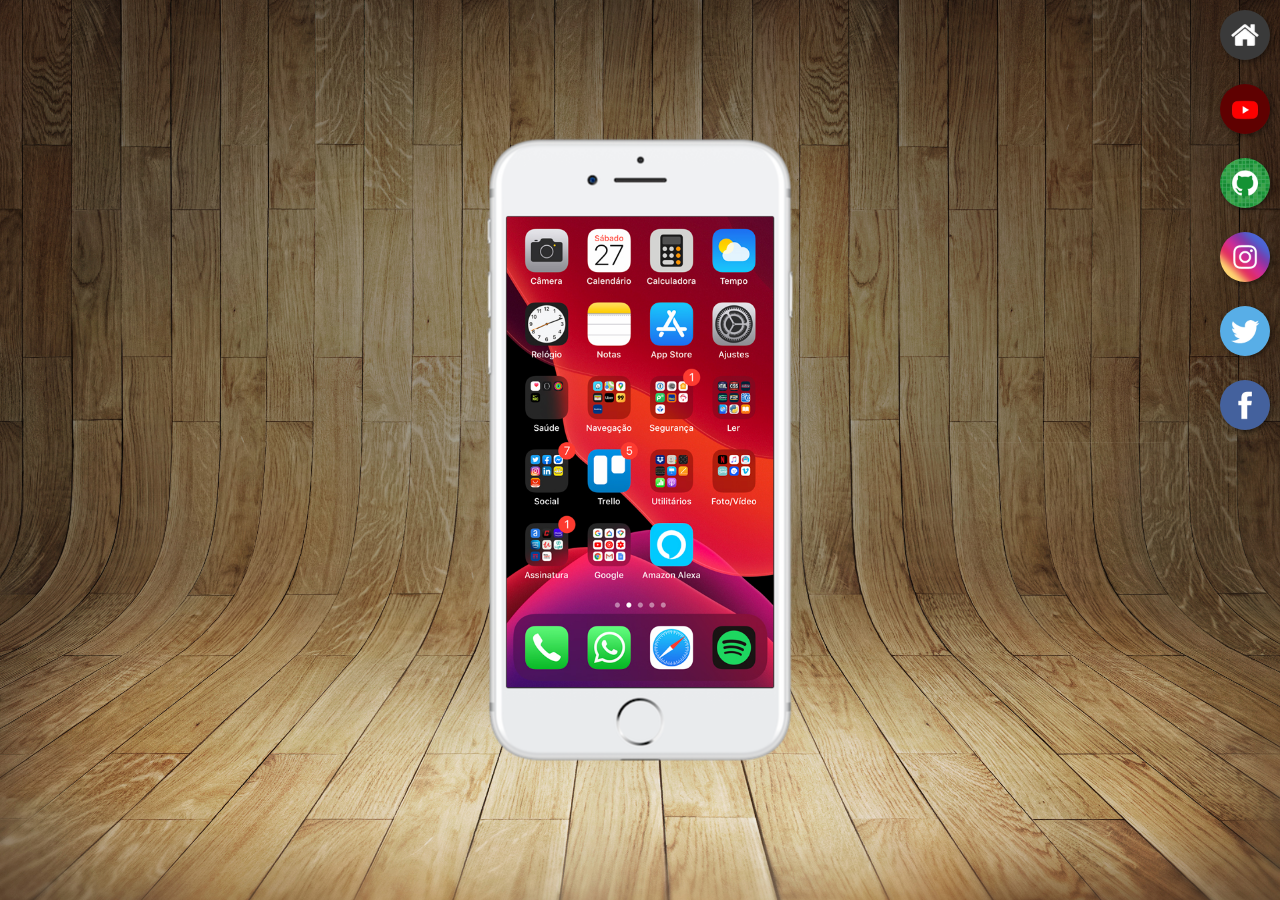
<file: index.html>
<!DOCTYPE html>
<html lang="pt-br">
<head>
    <meta charset="UTF-8">
    <meta name="viewport" content="width=device-width, initial-scale=1.0">
    <link rel="shortcut icon" href="favicon.ico" type="image/x-icon">
    <link rel="stylesheet" href="estilos/style.css">
    <title>Progeto Redes Sociais</title>
</head>
<body>
    <main>
        <section id="telefone">
            <iframe src="home.html" name="tela" id="tela" frameborder="0">
                Seu navegador não é compatível com isso.
            </iframe>

        </section>
        <section id="redes-sociais">
        <a href="home.html" target="tela"> <img src="imagens/logo-home.jpg" alt="Home"></a><br>
        <a href="youtube.html" target="tela"><img src="imagens/logo-youtube.jpg" alt="Youtube"></a><br>
        <a href="github.html" target="tela"><img src="imagens/logo-github.jpg" alt="GitHub"></a><br>
        <a href="instagram.html" target="tela"><img src="imagens/logo-instagram.jpg" alt="Instagram"></a><br>
        <a href="twitter.html" target="tela"><img src="imagens/logo-twitter.jpg" alt="Twitter"></a><br>
        <a href="facebook.html" target="tela"><img src="imagens/logo-facebook.jpg" alt="Facebook"></a>

        </section>
    </main>
    
</body>
</html>
</file>
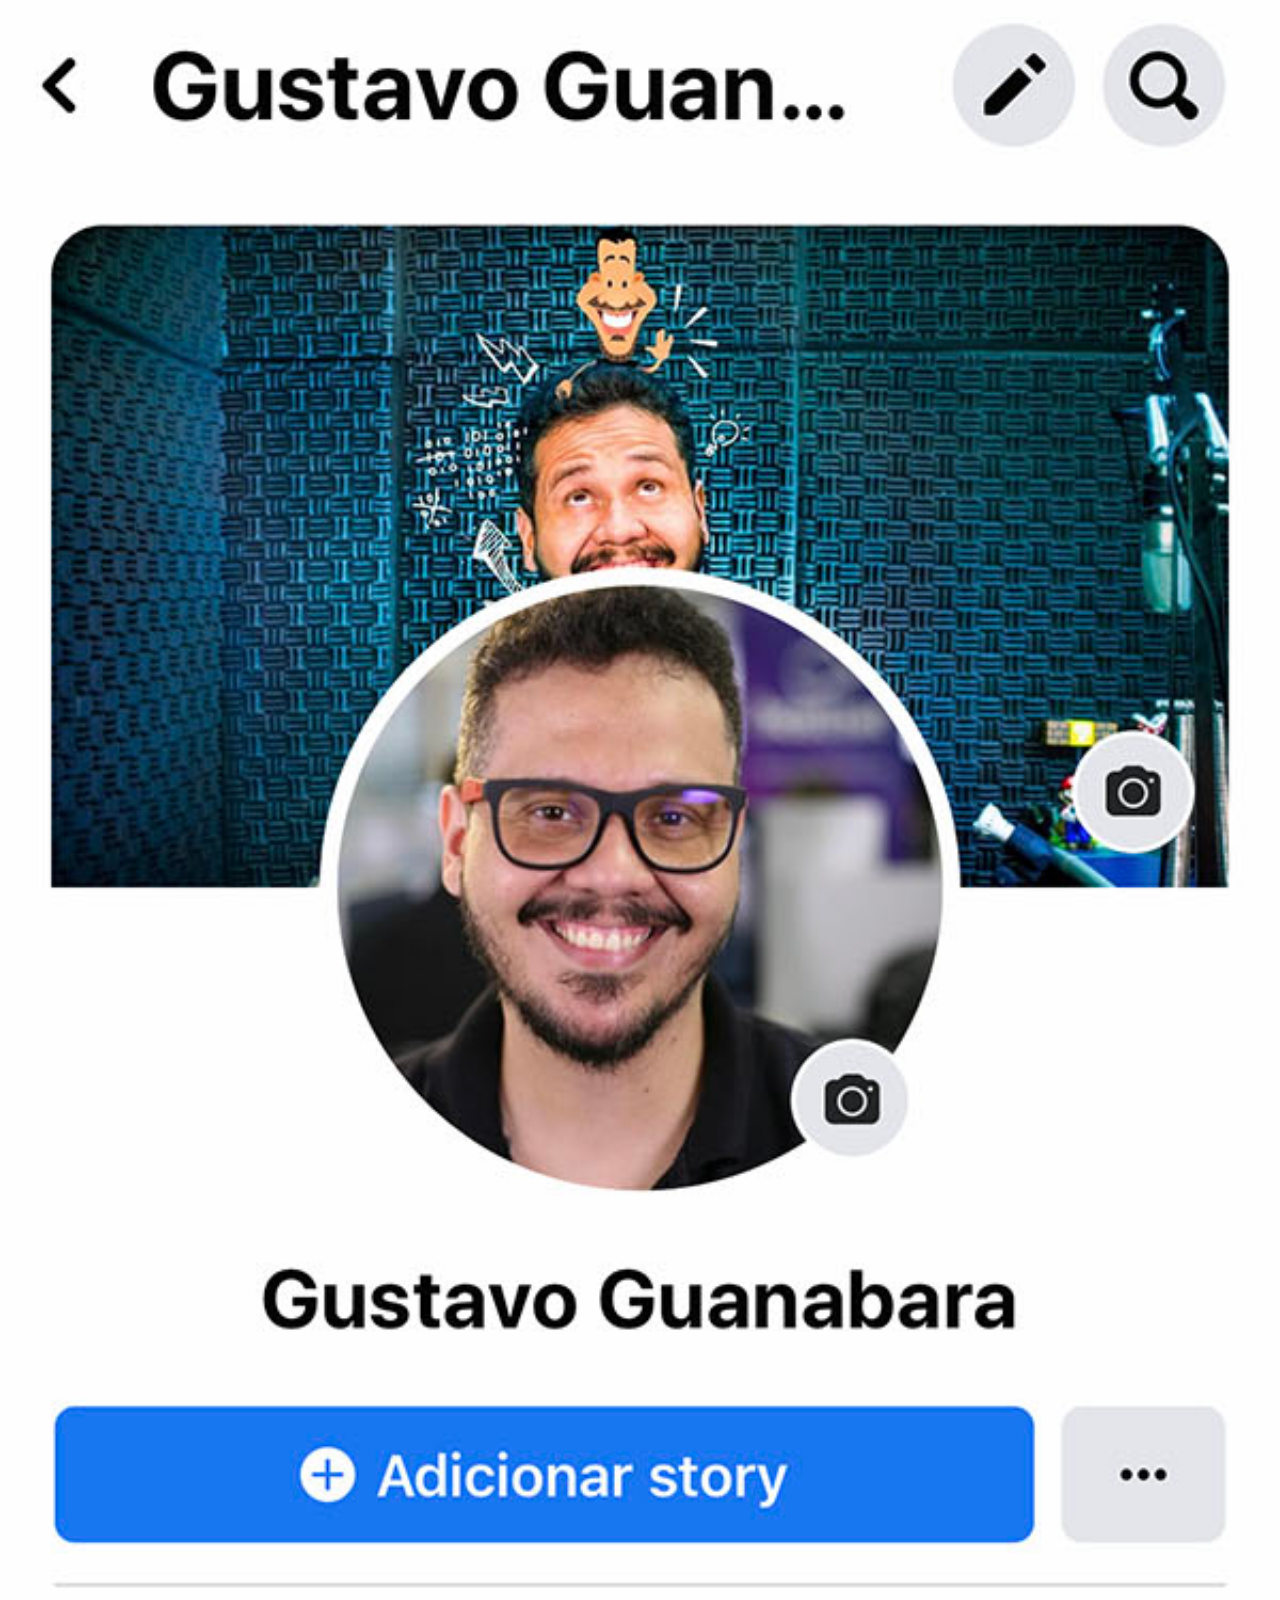
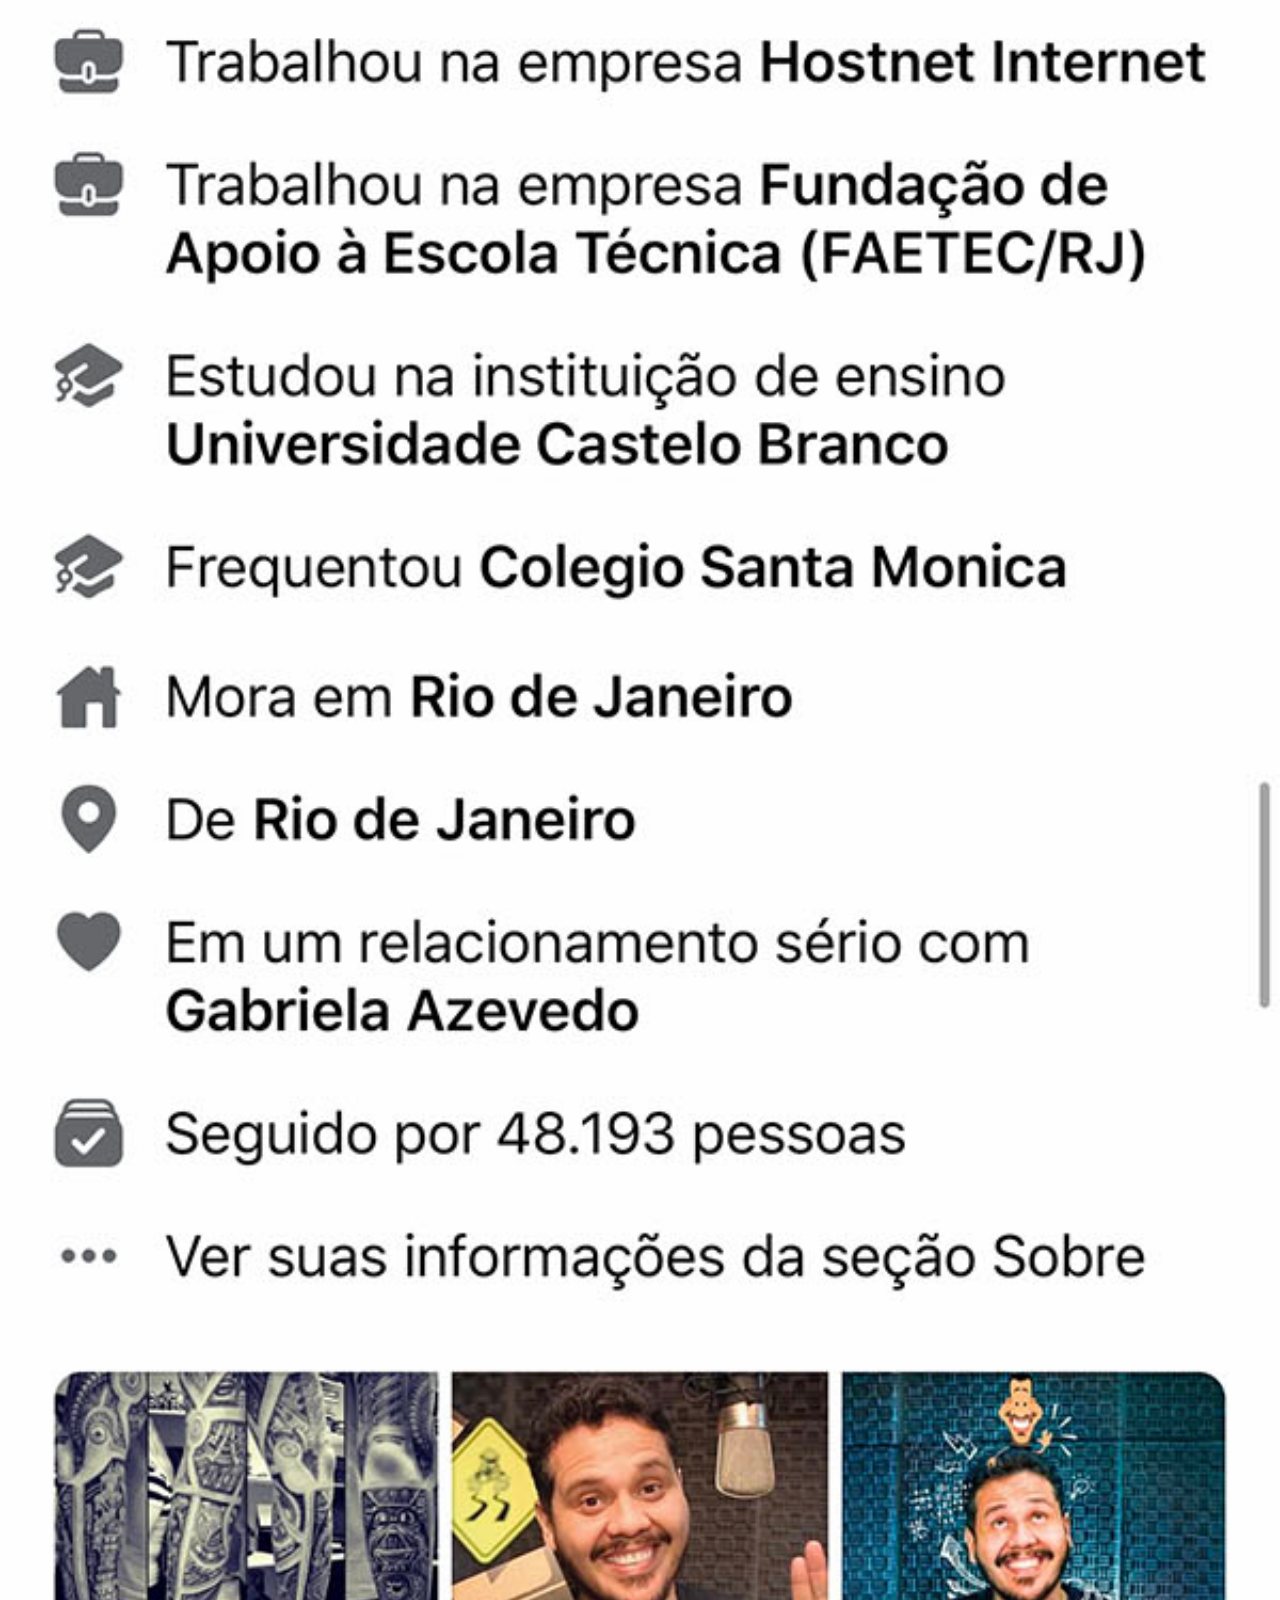
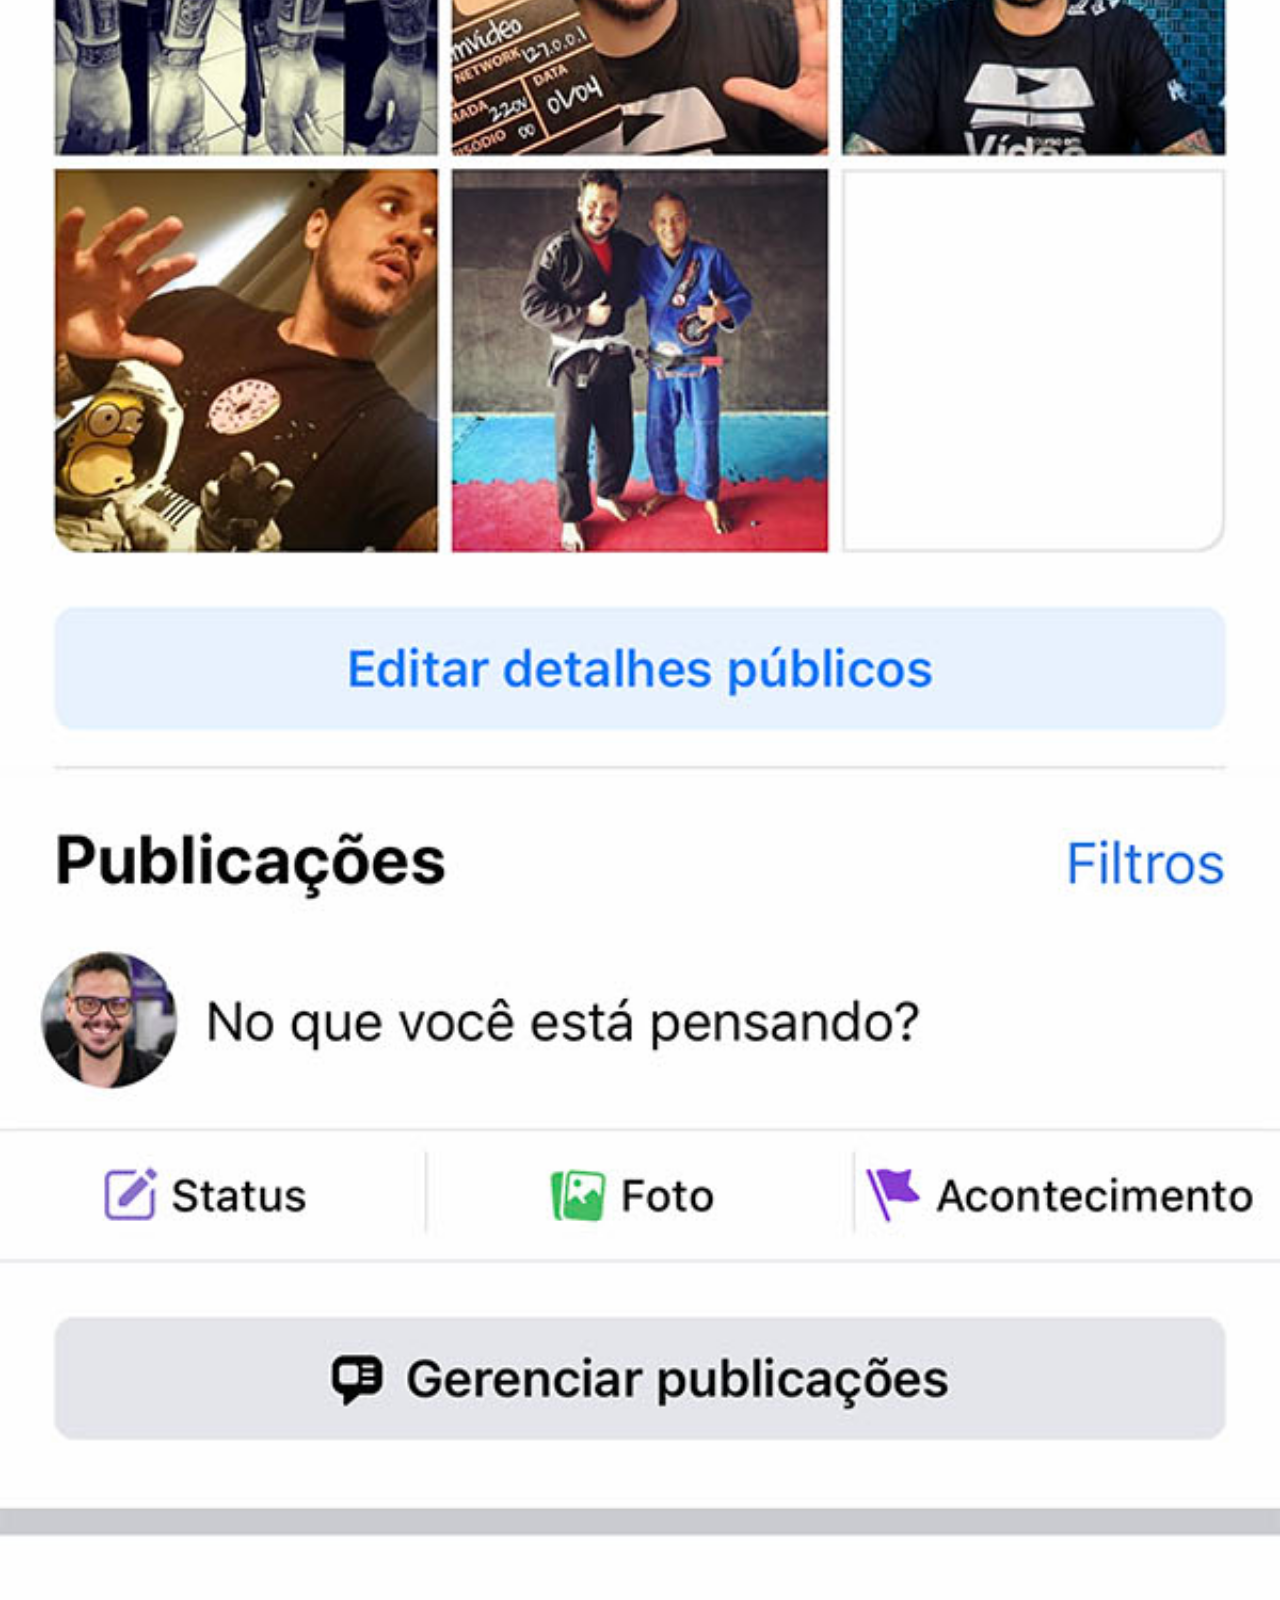
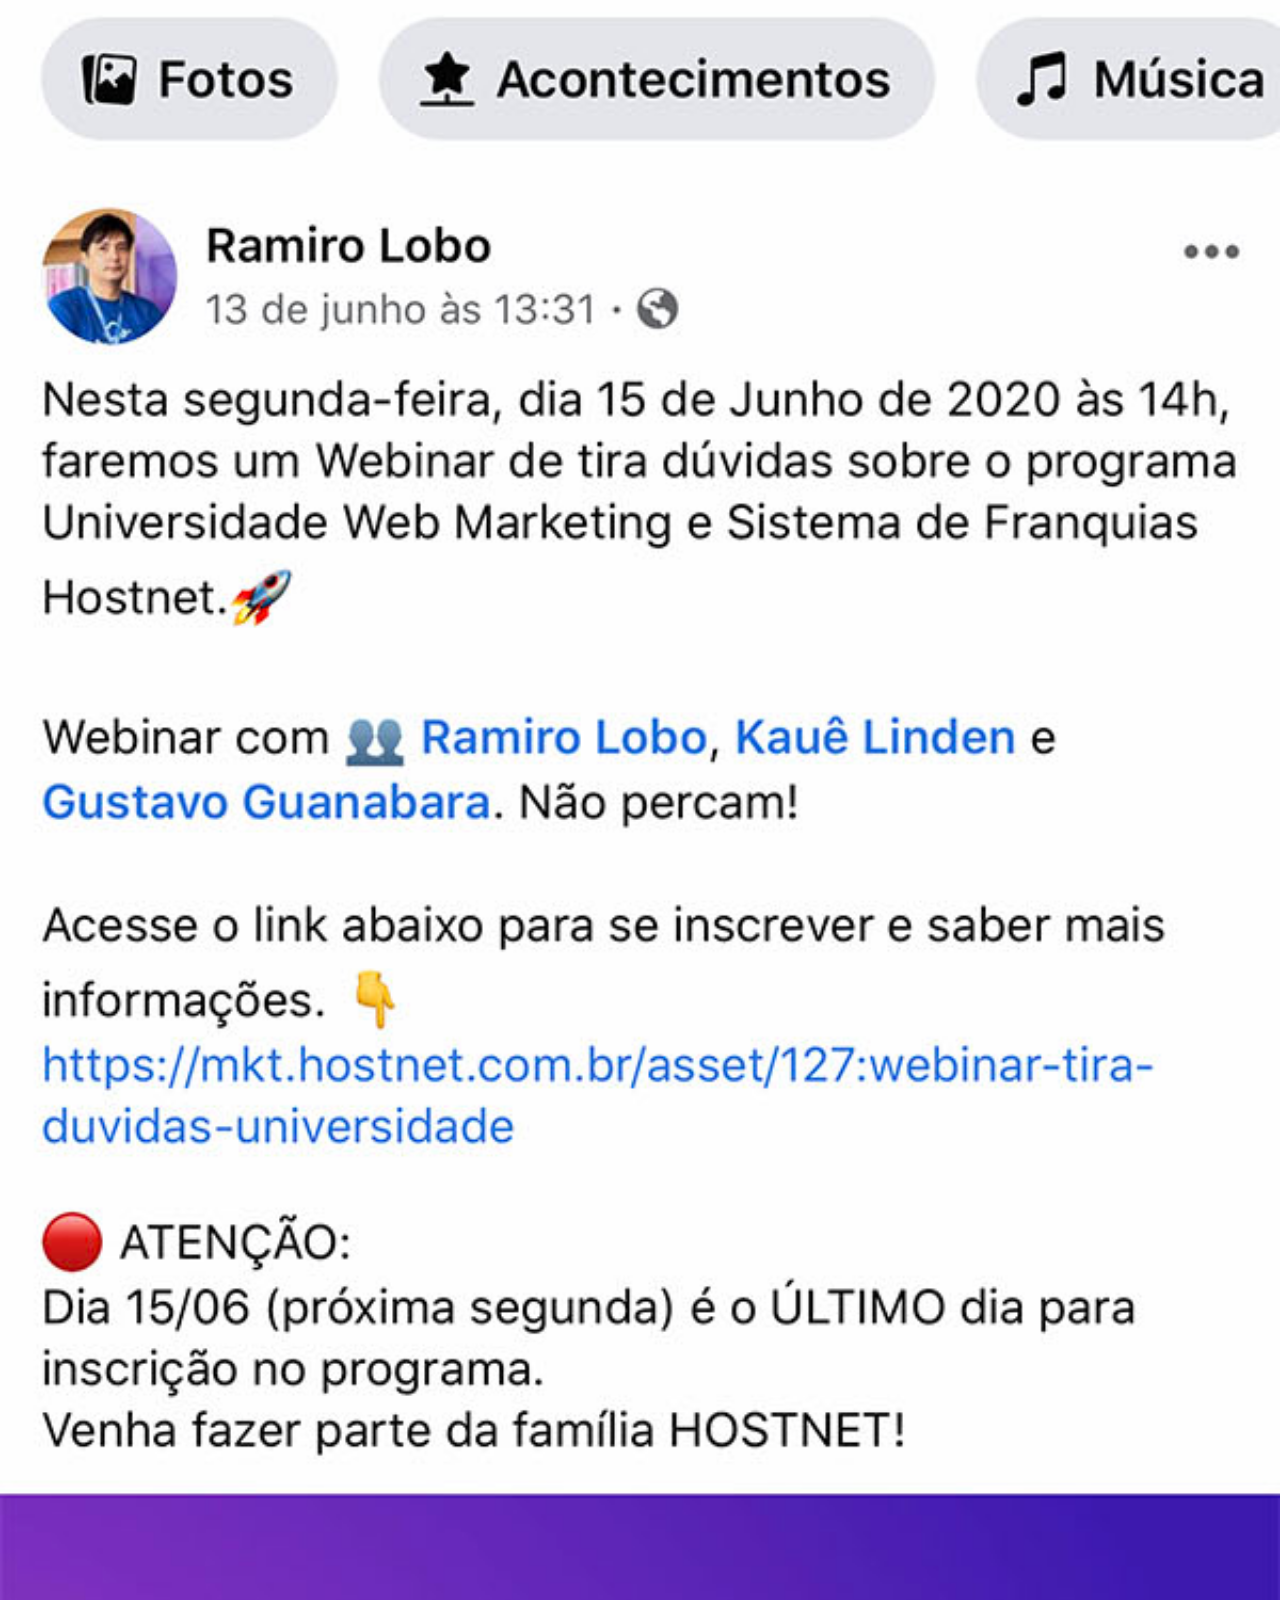
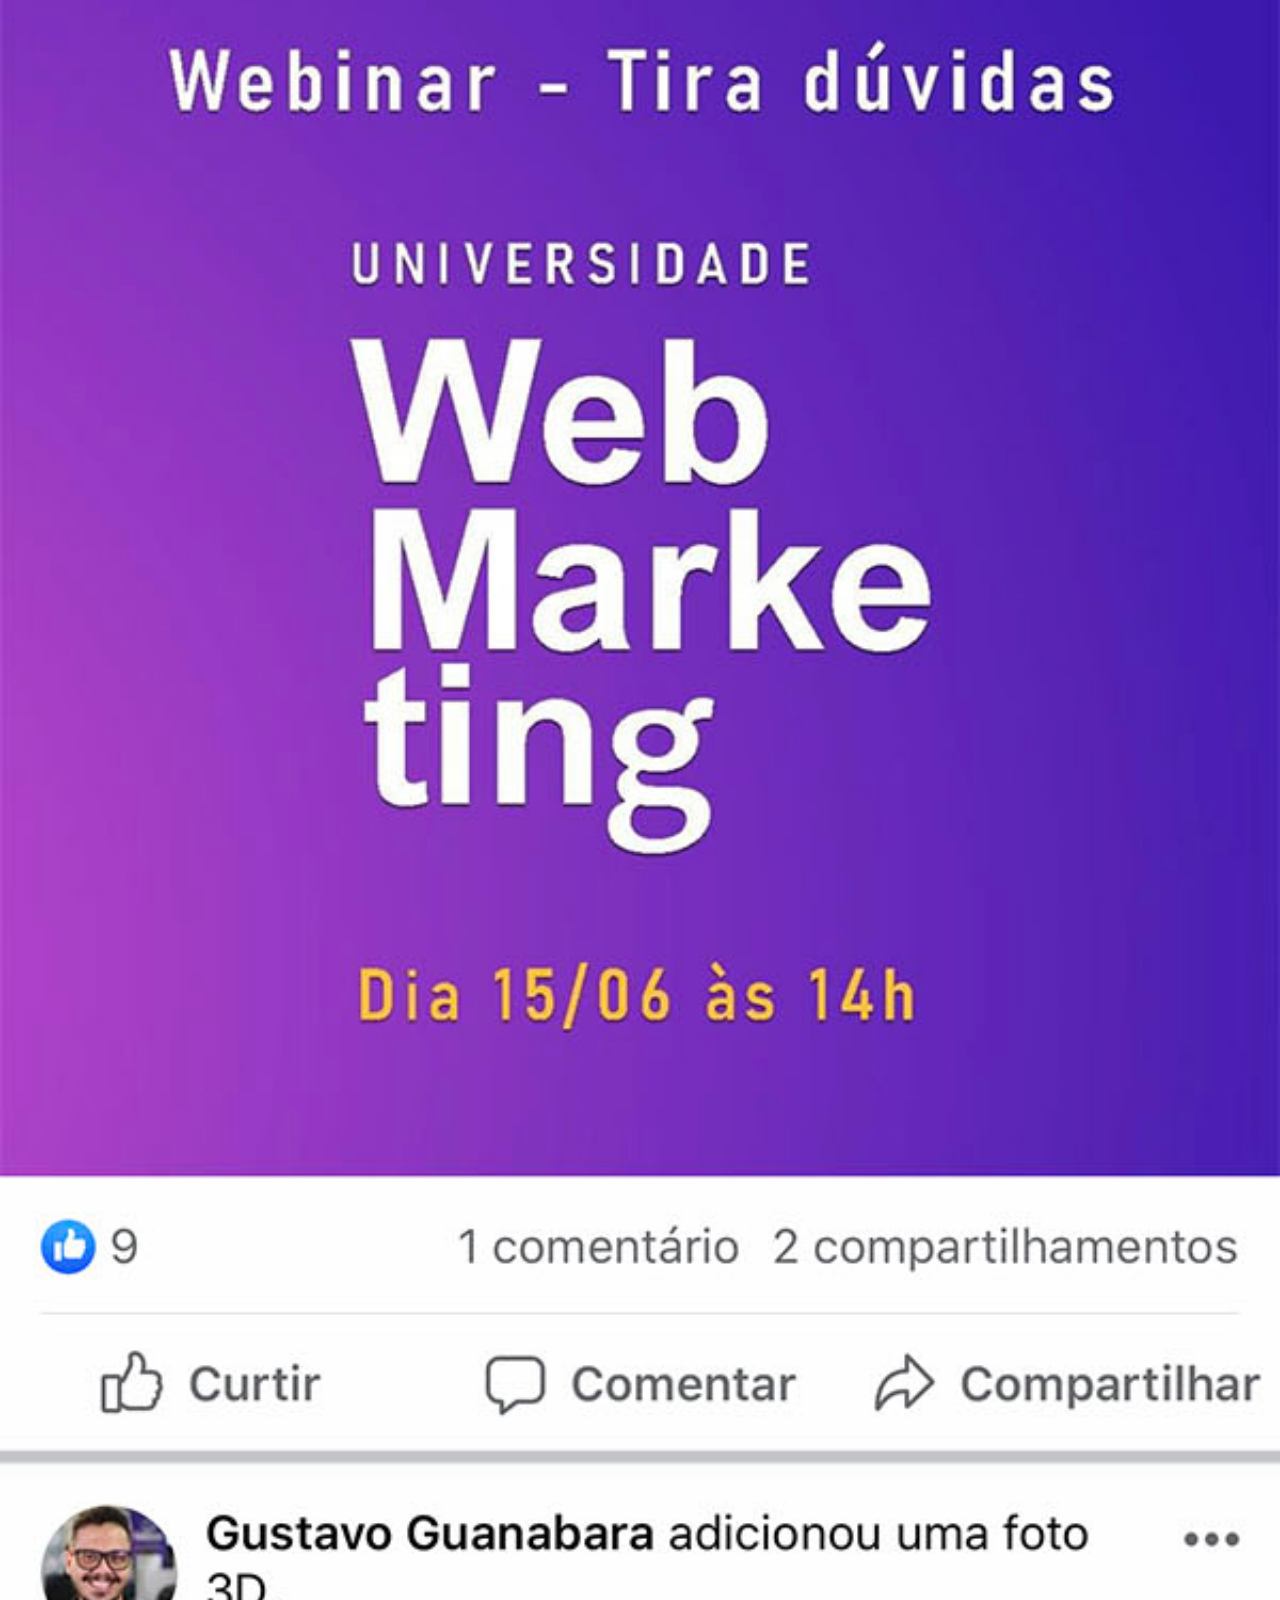
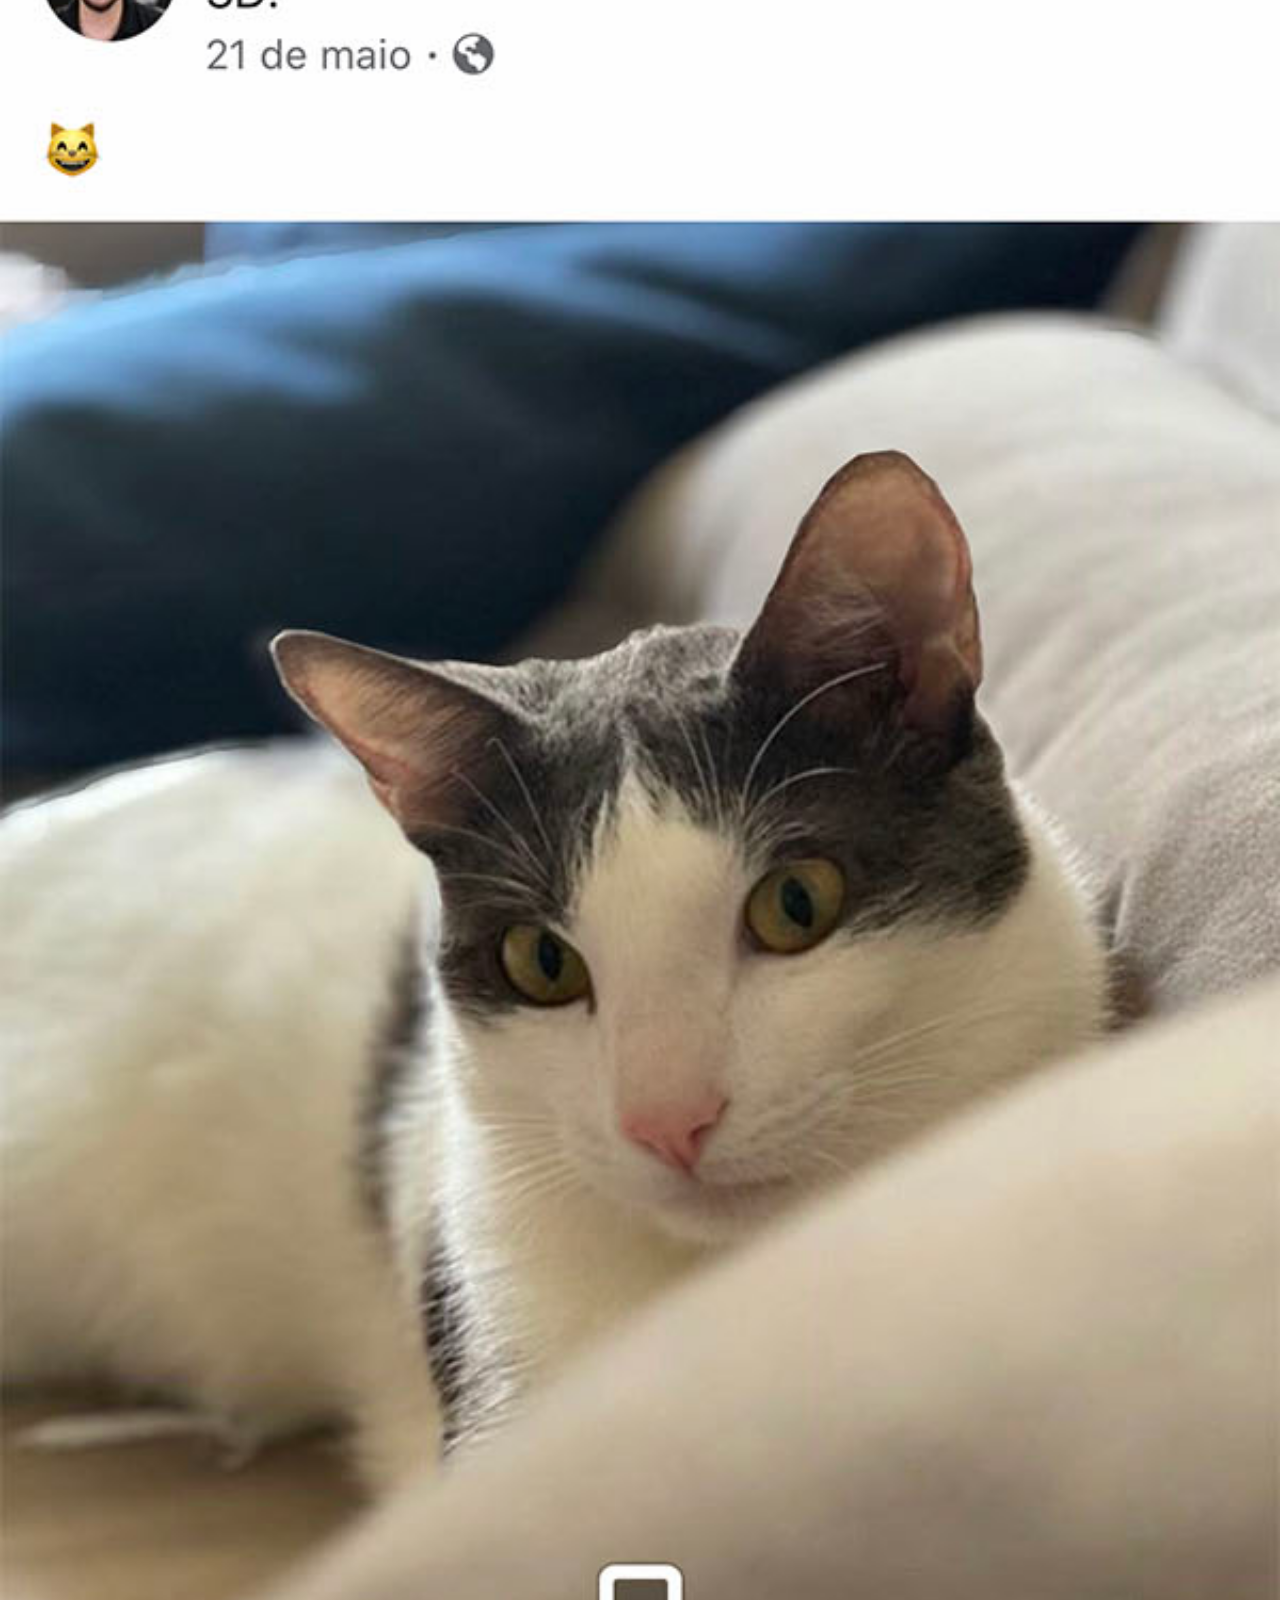
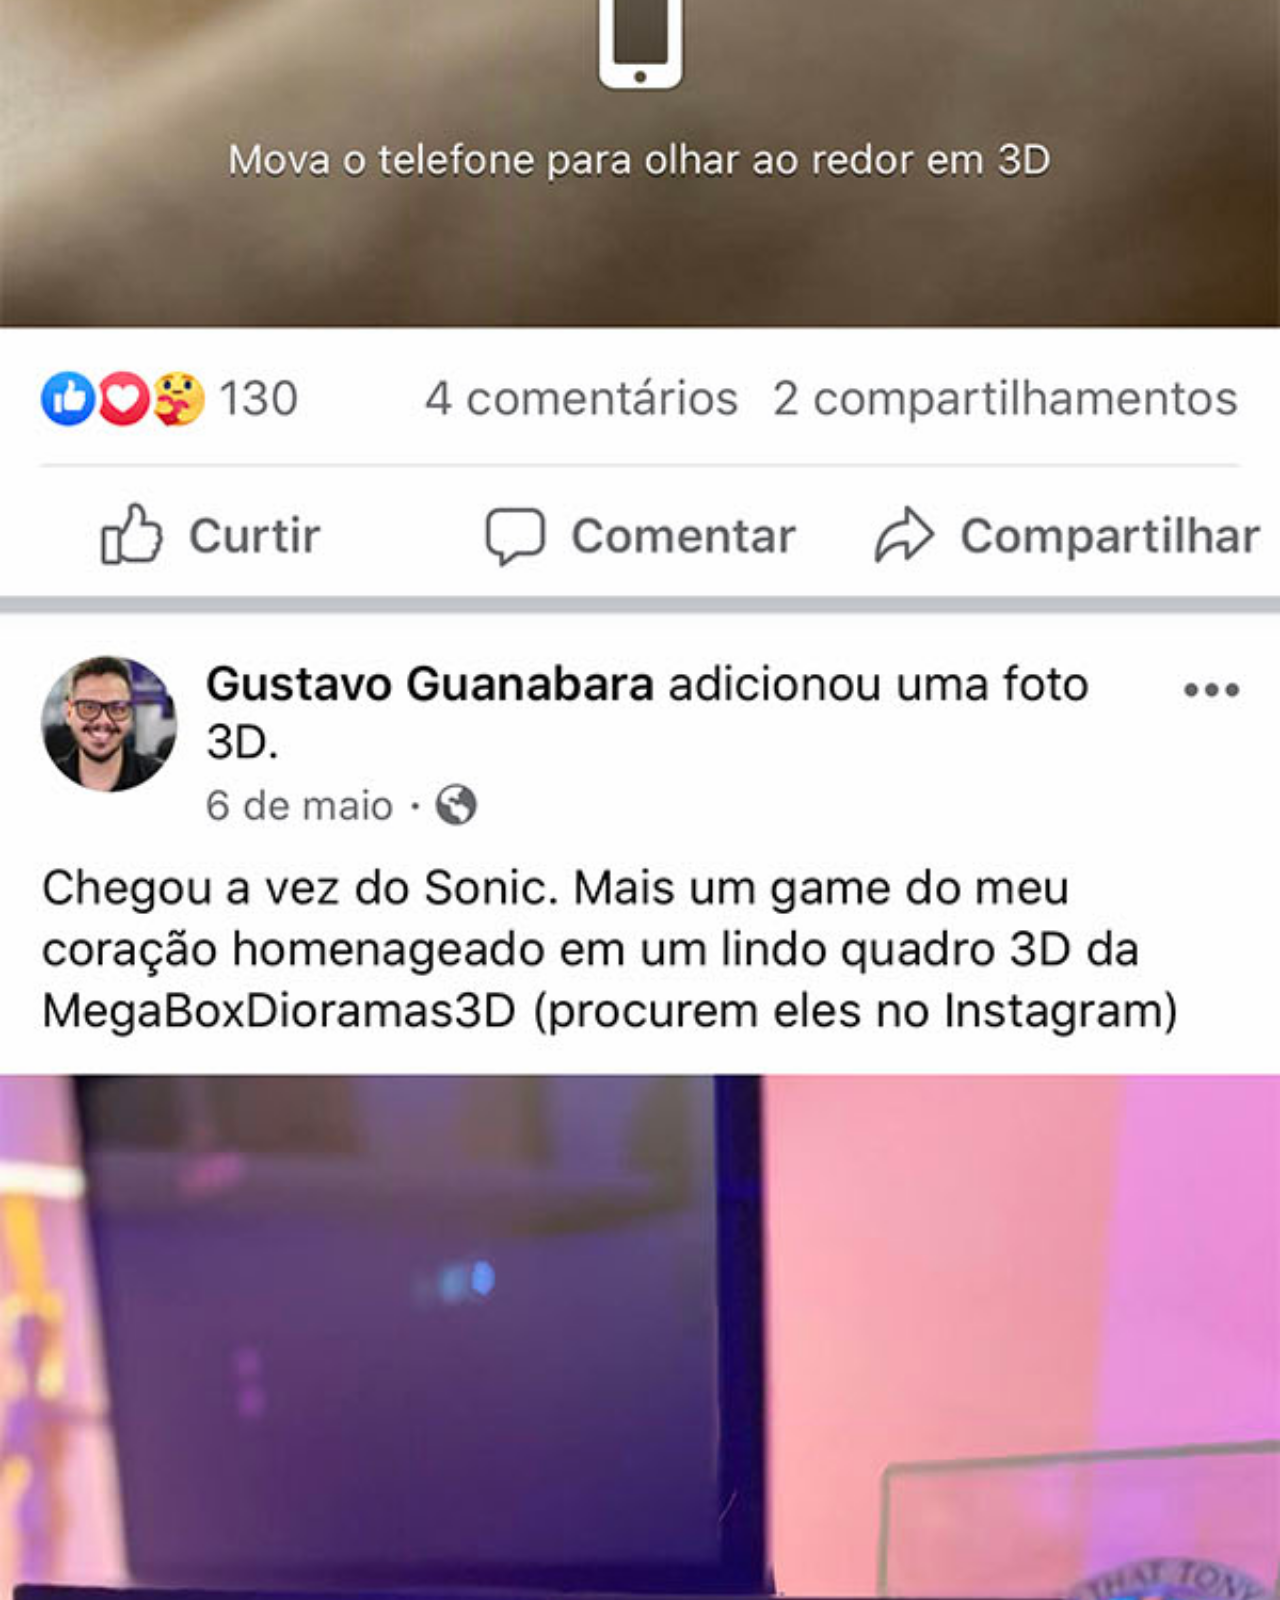
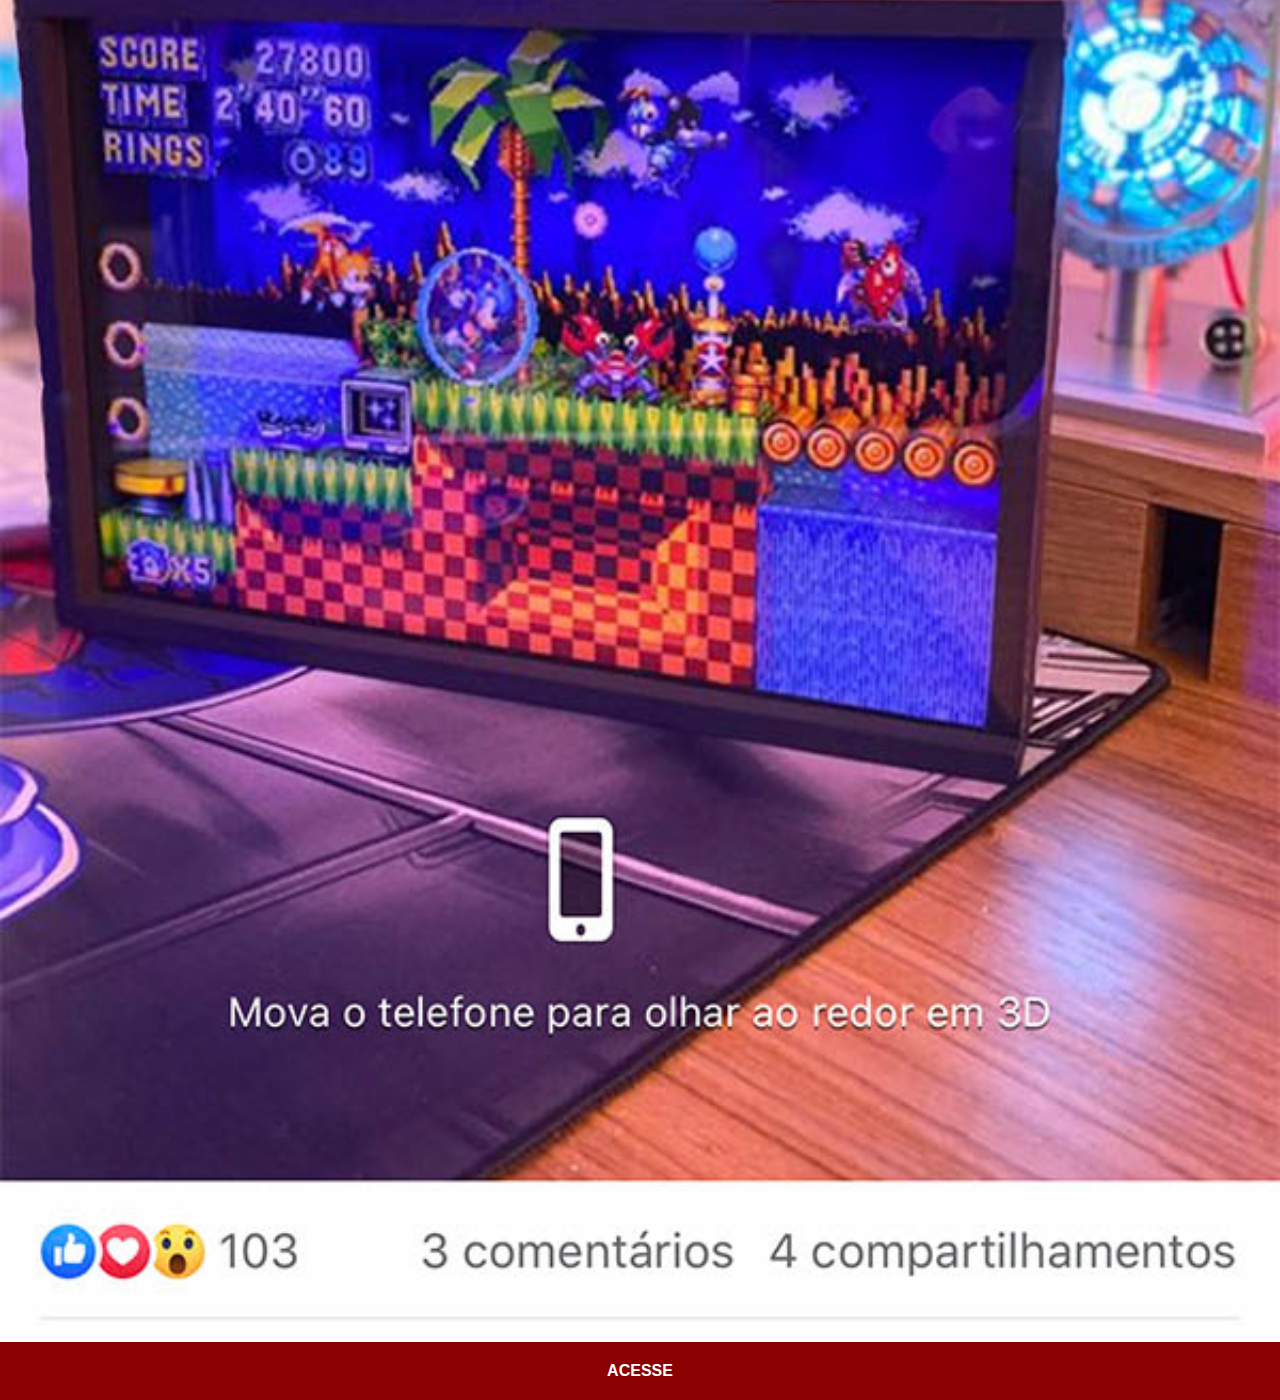
<file: facebook.html>
<!DOCTYPE html>
<html lang="pt-br">
<head>
    <meta charset="UTF-8">
    <meta name="viewport" content="width=device-width, initial-scale=1.0">
    <title>Facebook</title>
    <link rel="stylesheet" href="estilos/social.css">
</head>
<body>
    <img src="imagens/tela-facebook.jpg" alt="FScebook">
    <a href="https://www.facebook.com/gustavoguanabara/" target="_blank">ACESSE</a>
    
</body>
</html>
</file>
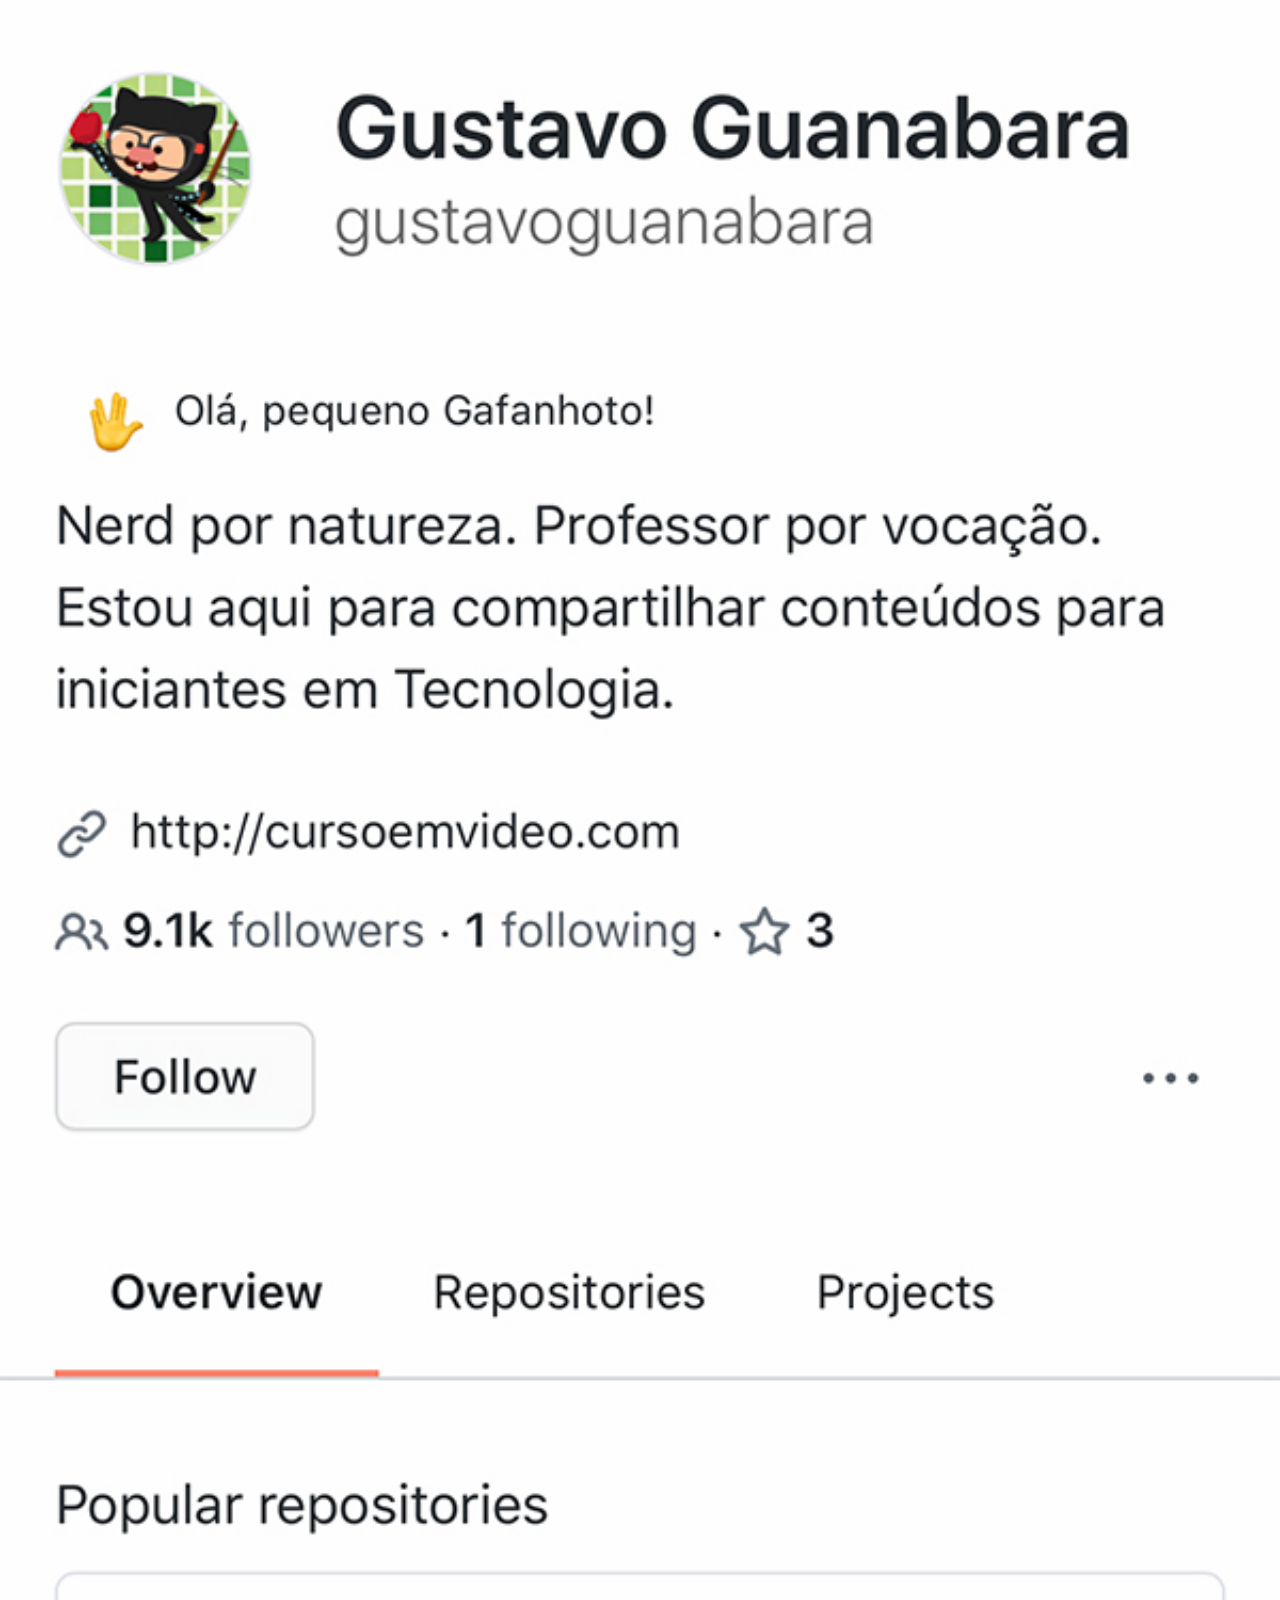
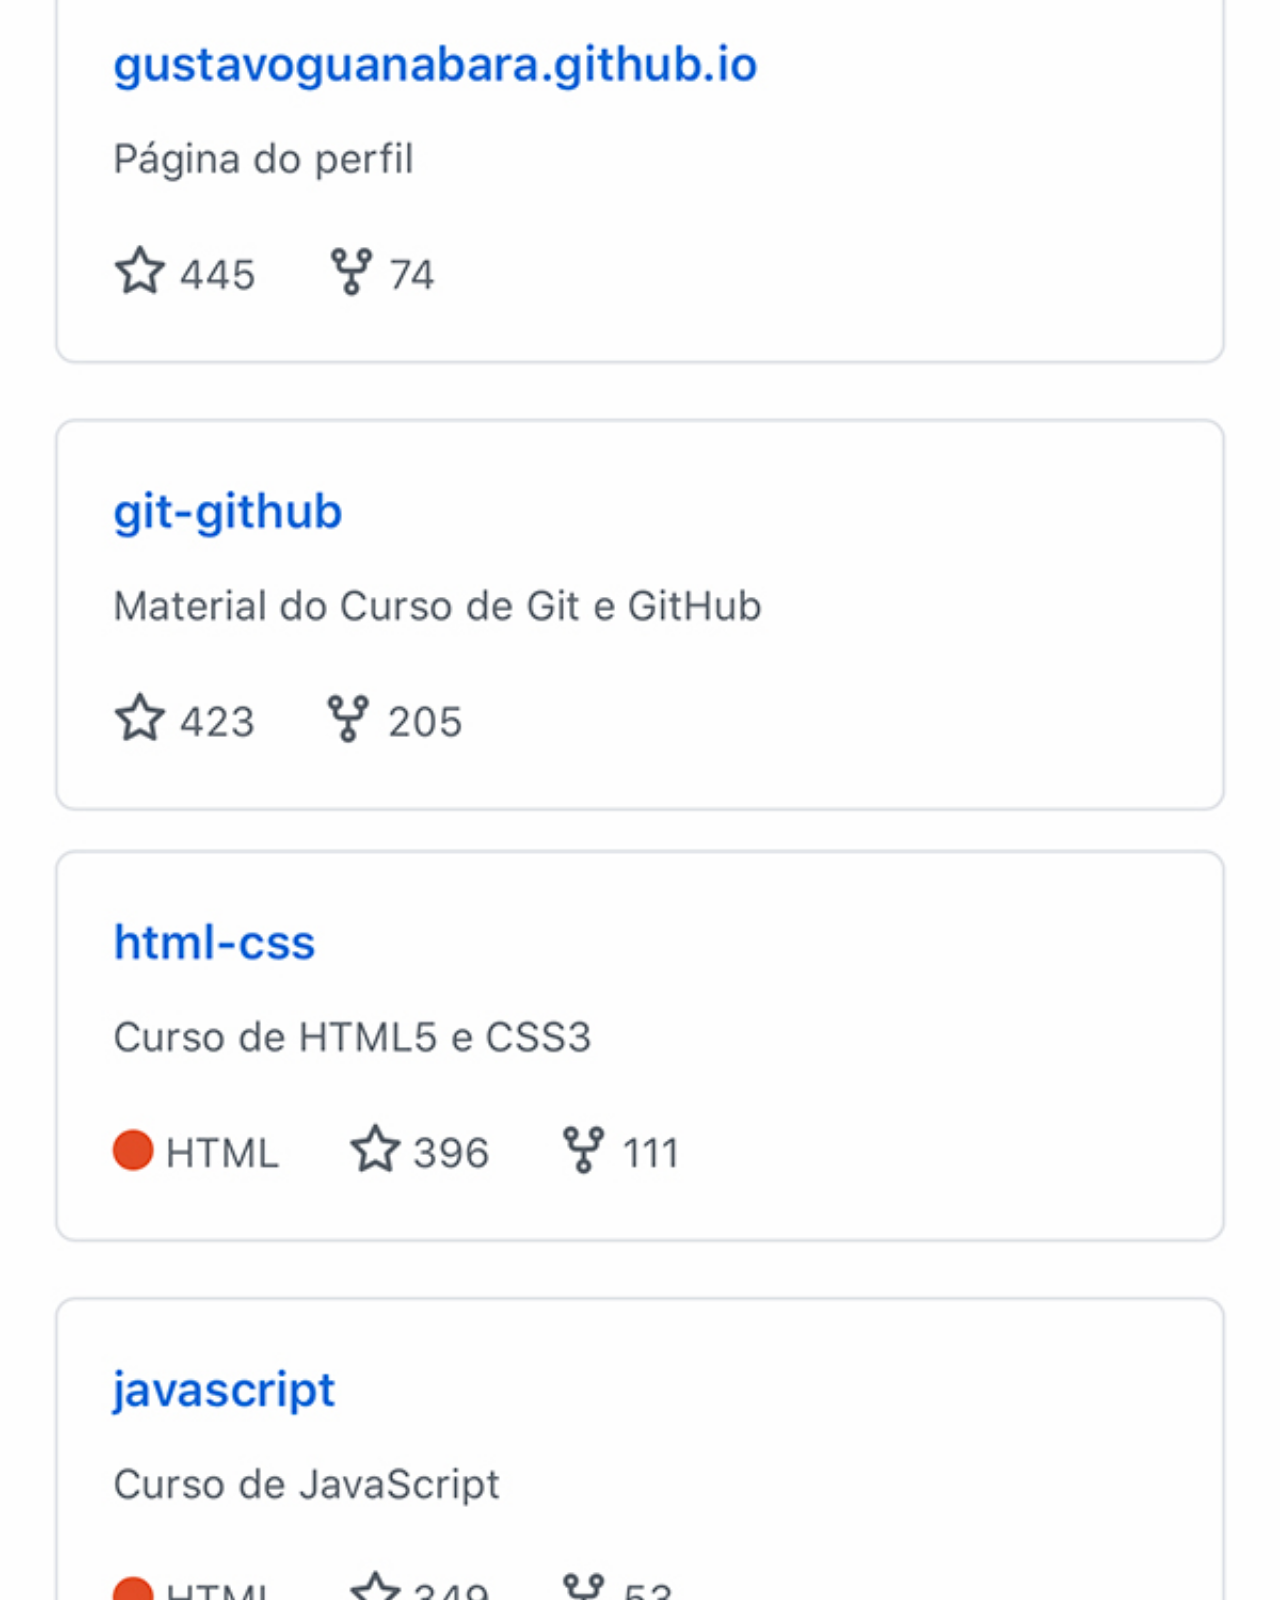
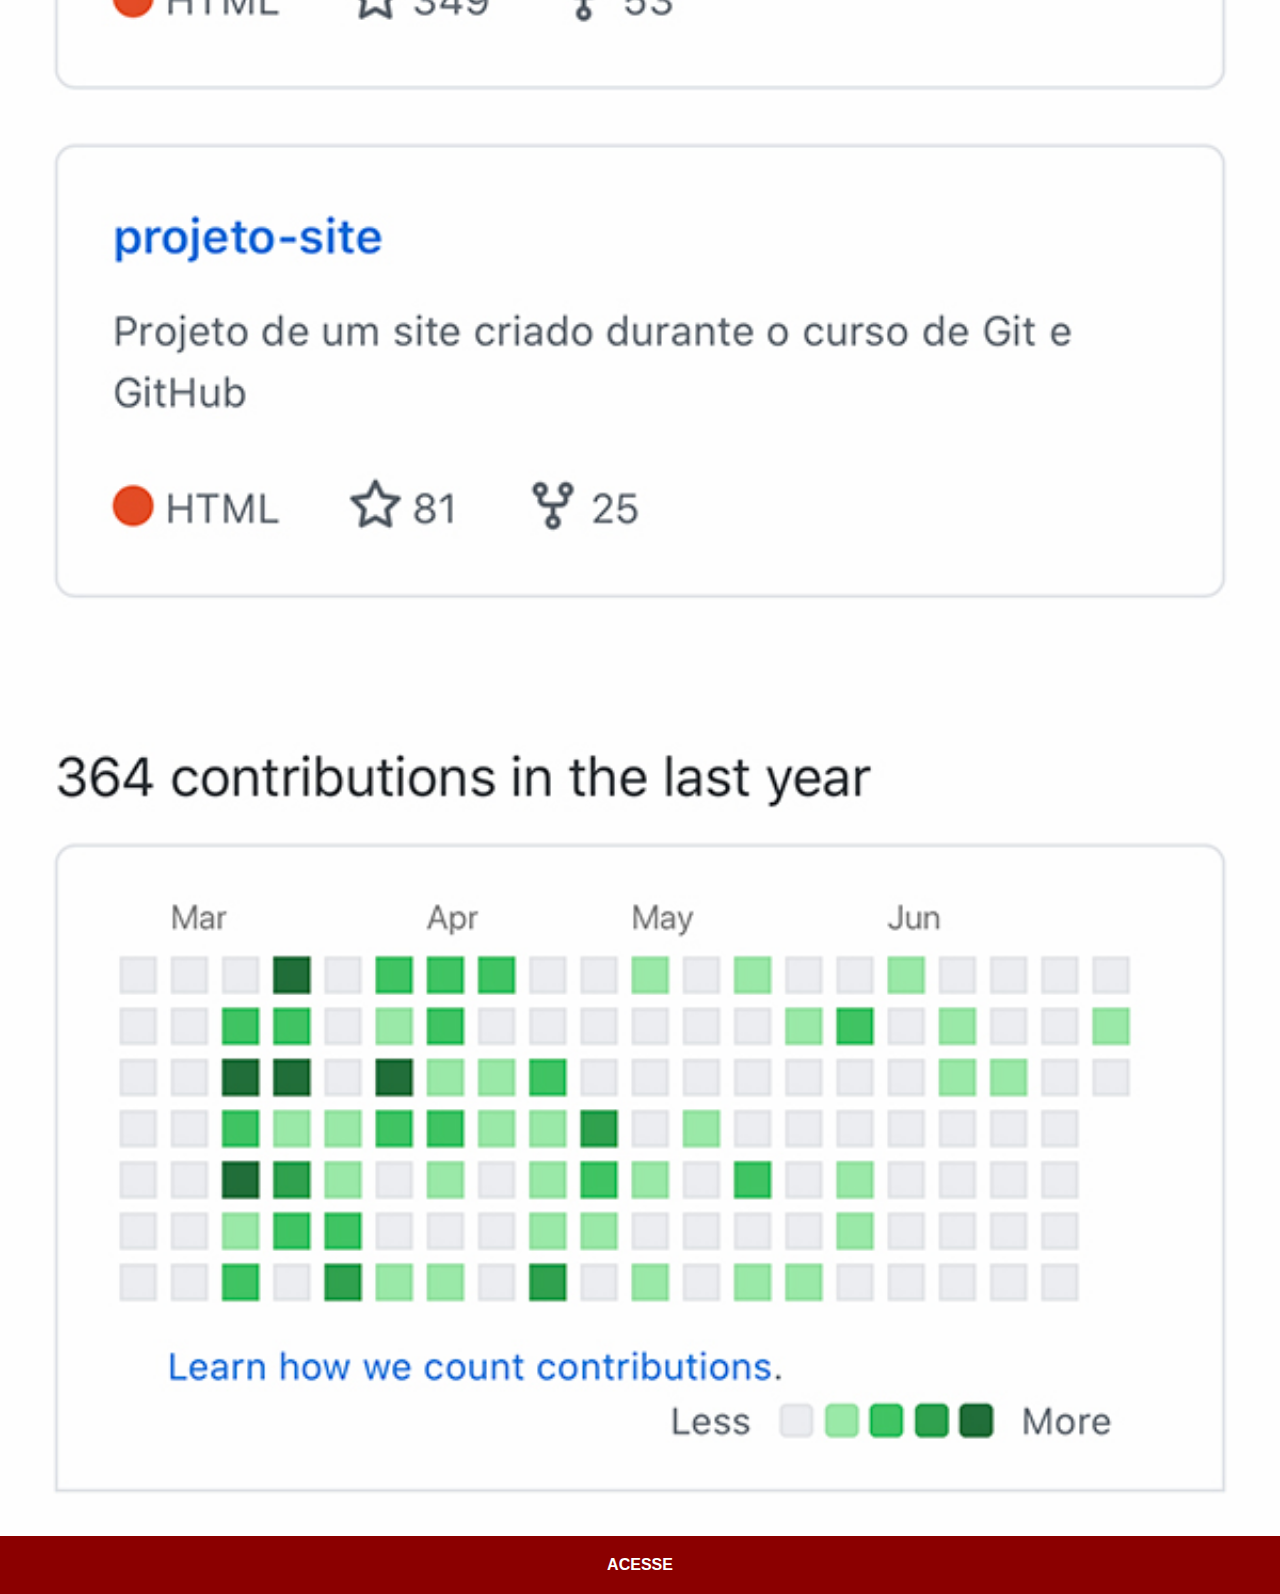
<file: github.html>
<!DOCTYPE html>
<html lang="pt-br">
<head>
    <meta charset="UTF-8">
    <meta name="viewport" content="width=device-width, initial-scale=1.0">
    <title>GitHub</title>
</head>
<link rel="stylesheet" href="estilos/social.css">
<body>
    <img src="imagens/tela-github.jpg" alt="GitHub">
    <a href="https://github.com/cursoemvideo" target="_blank">ACESSE</a>
</body>
</html>
</file>
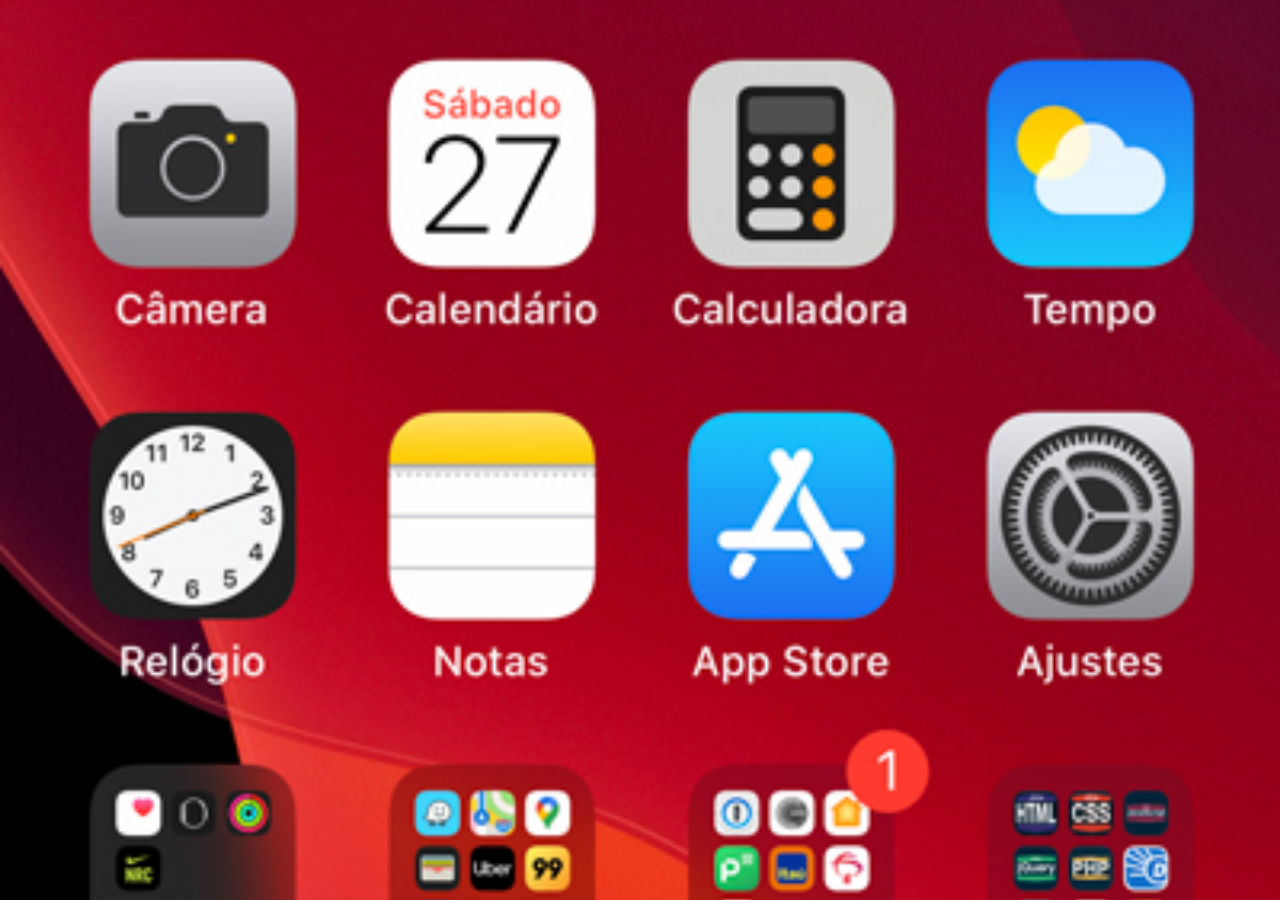
<file: home.html>
<!DOCTYPE html>
<html lang="pt-br">
<head>
    <meta charset="UTF-8">
    <meta name="viewport" content="width=device-width, initial-scale=1.0">
    <title>Home</title>
</head>
<style>
    * {
        margin: 0px;
        padding: 0px;
    }
    body {
        width: 100vw;
        height: 100vh;
        background: black url('imagens/tela-home.jpg') no-repeat top center;
        background-size: cover;
    }
</style>
<body>
    
</body>
</html>
</file>
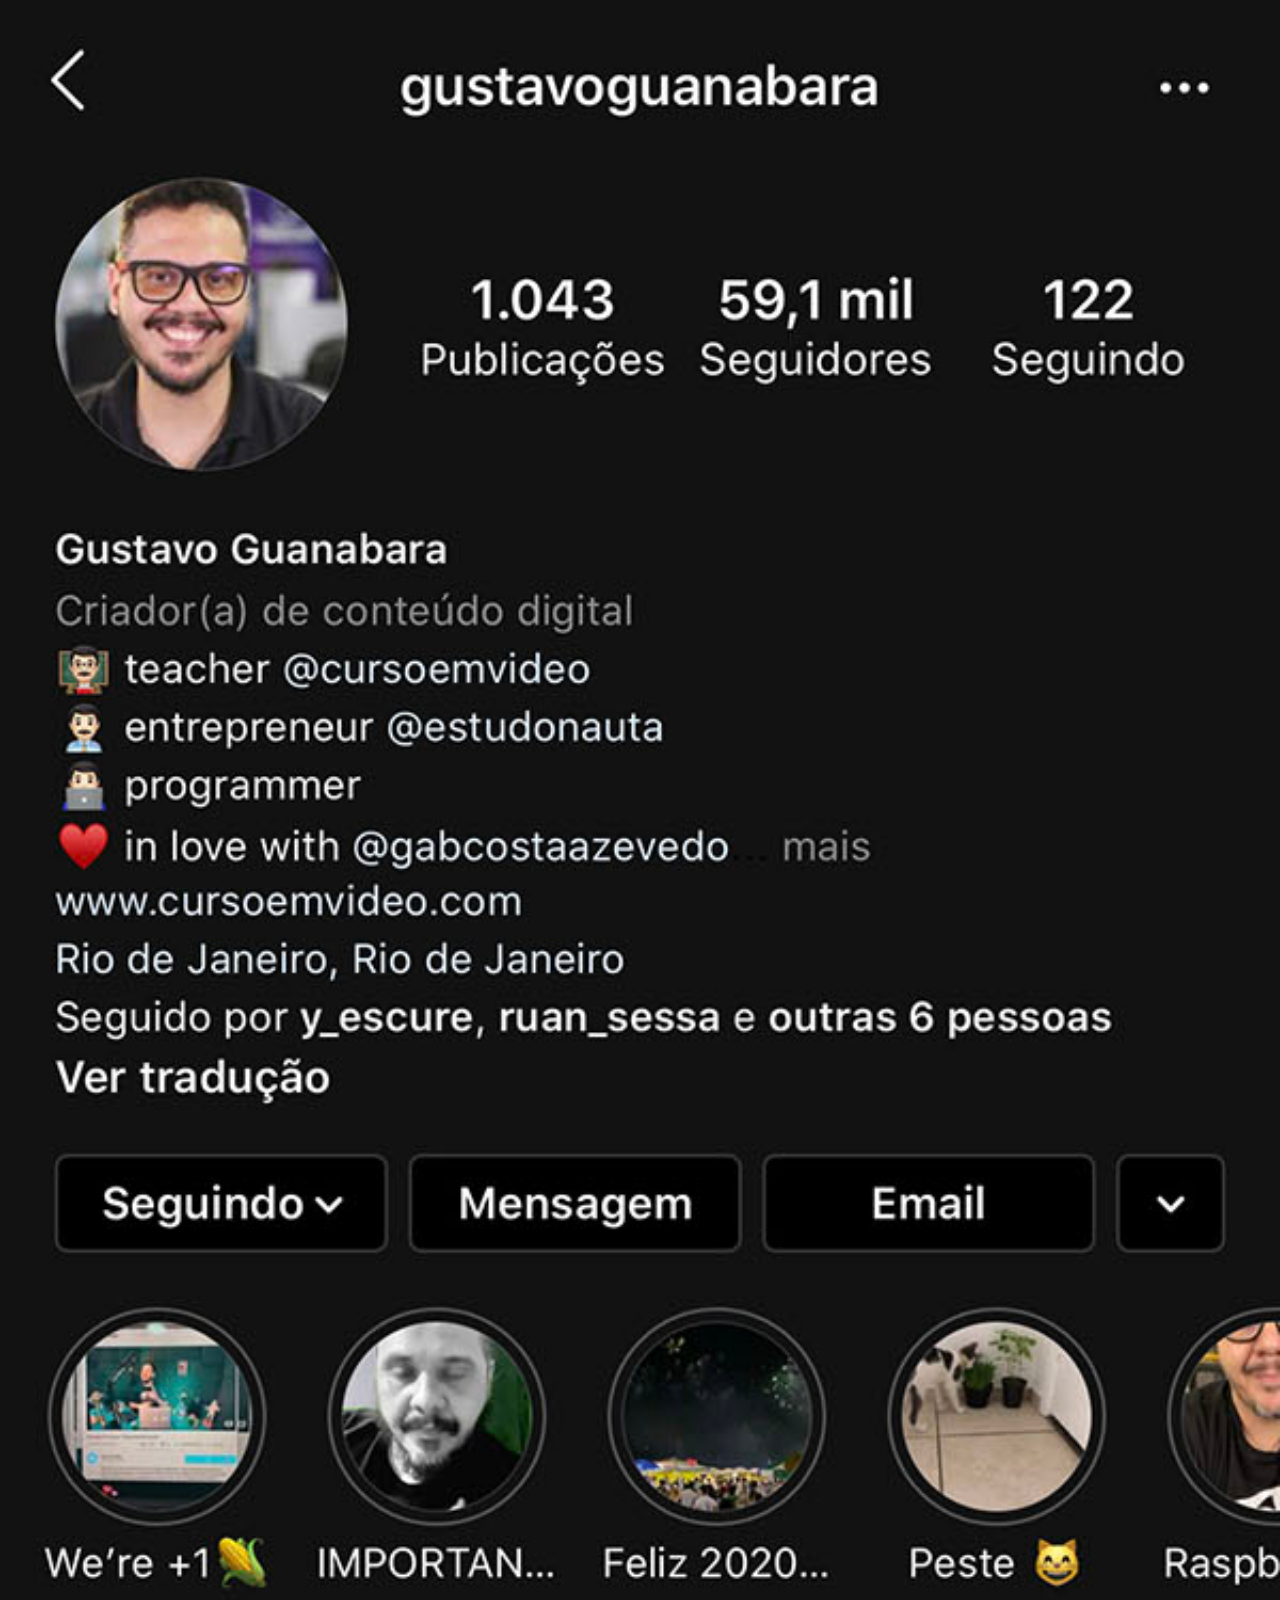
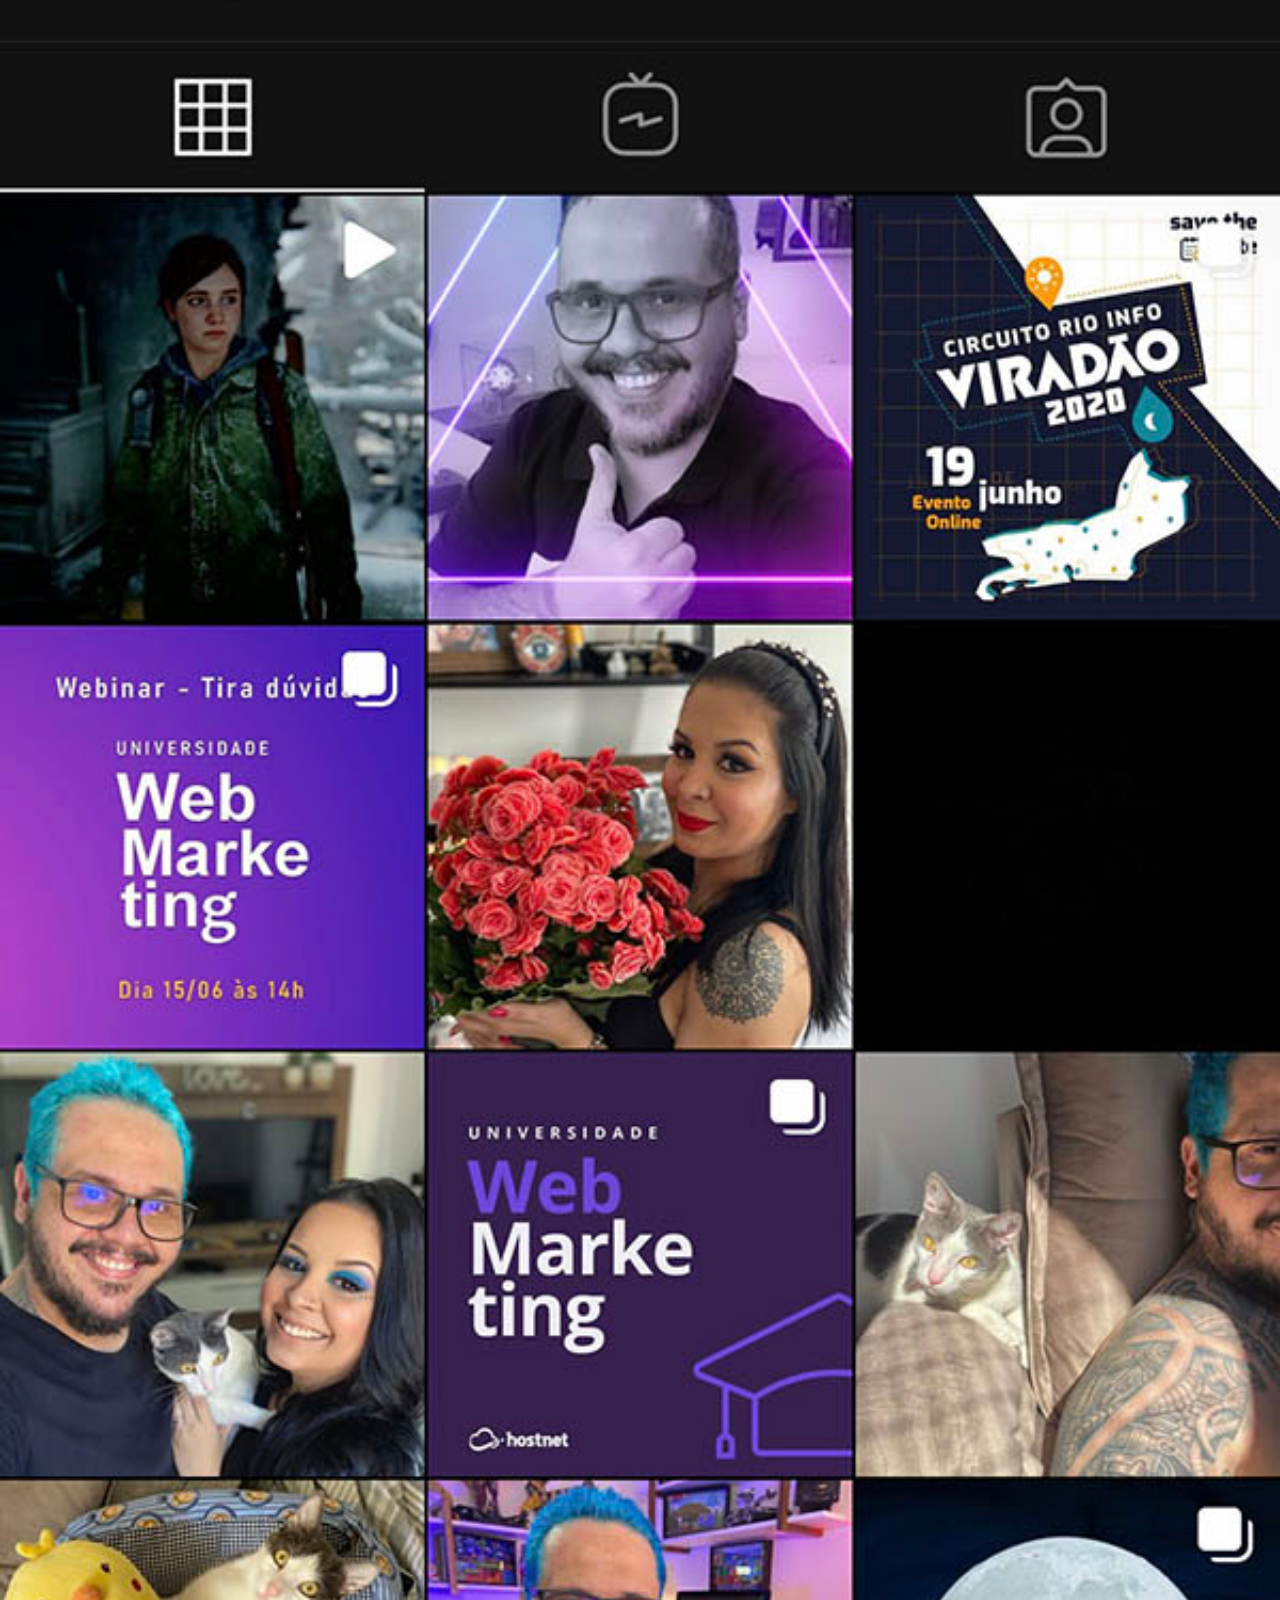
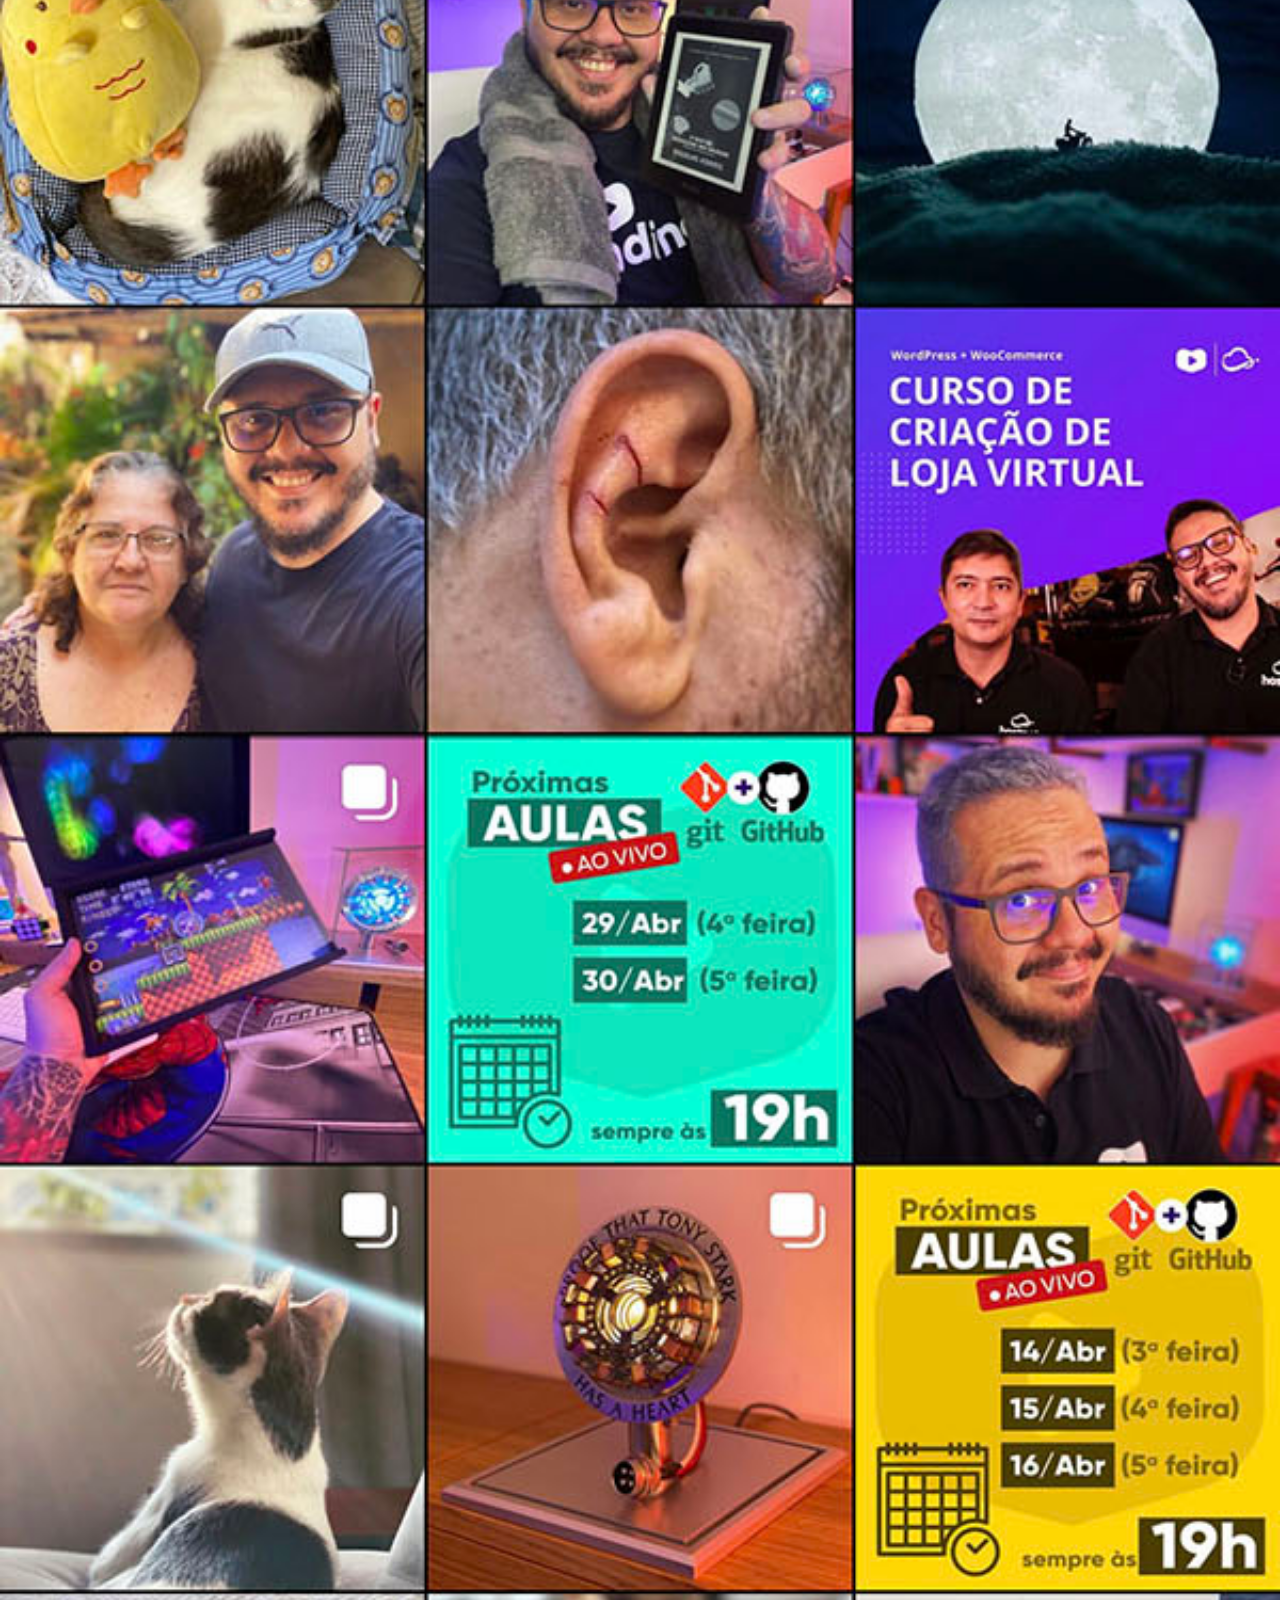
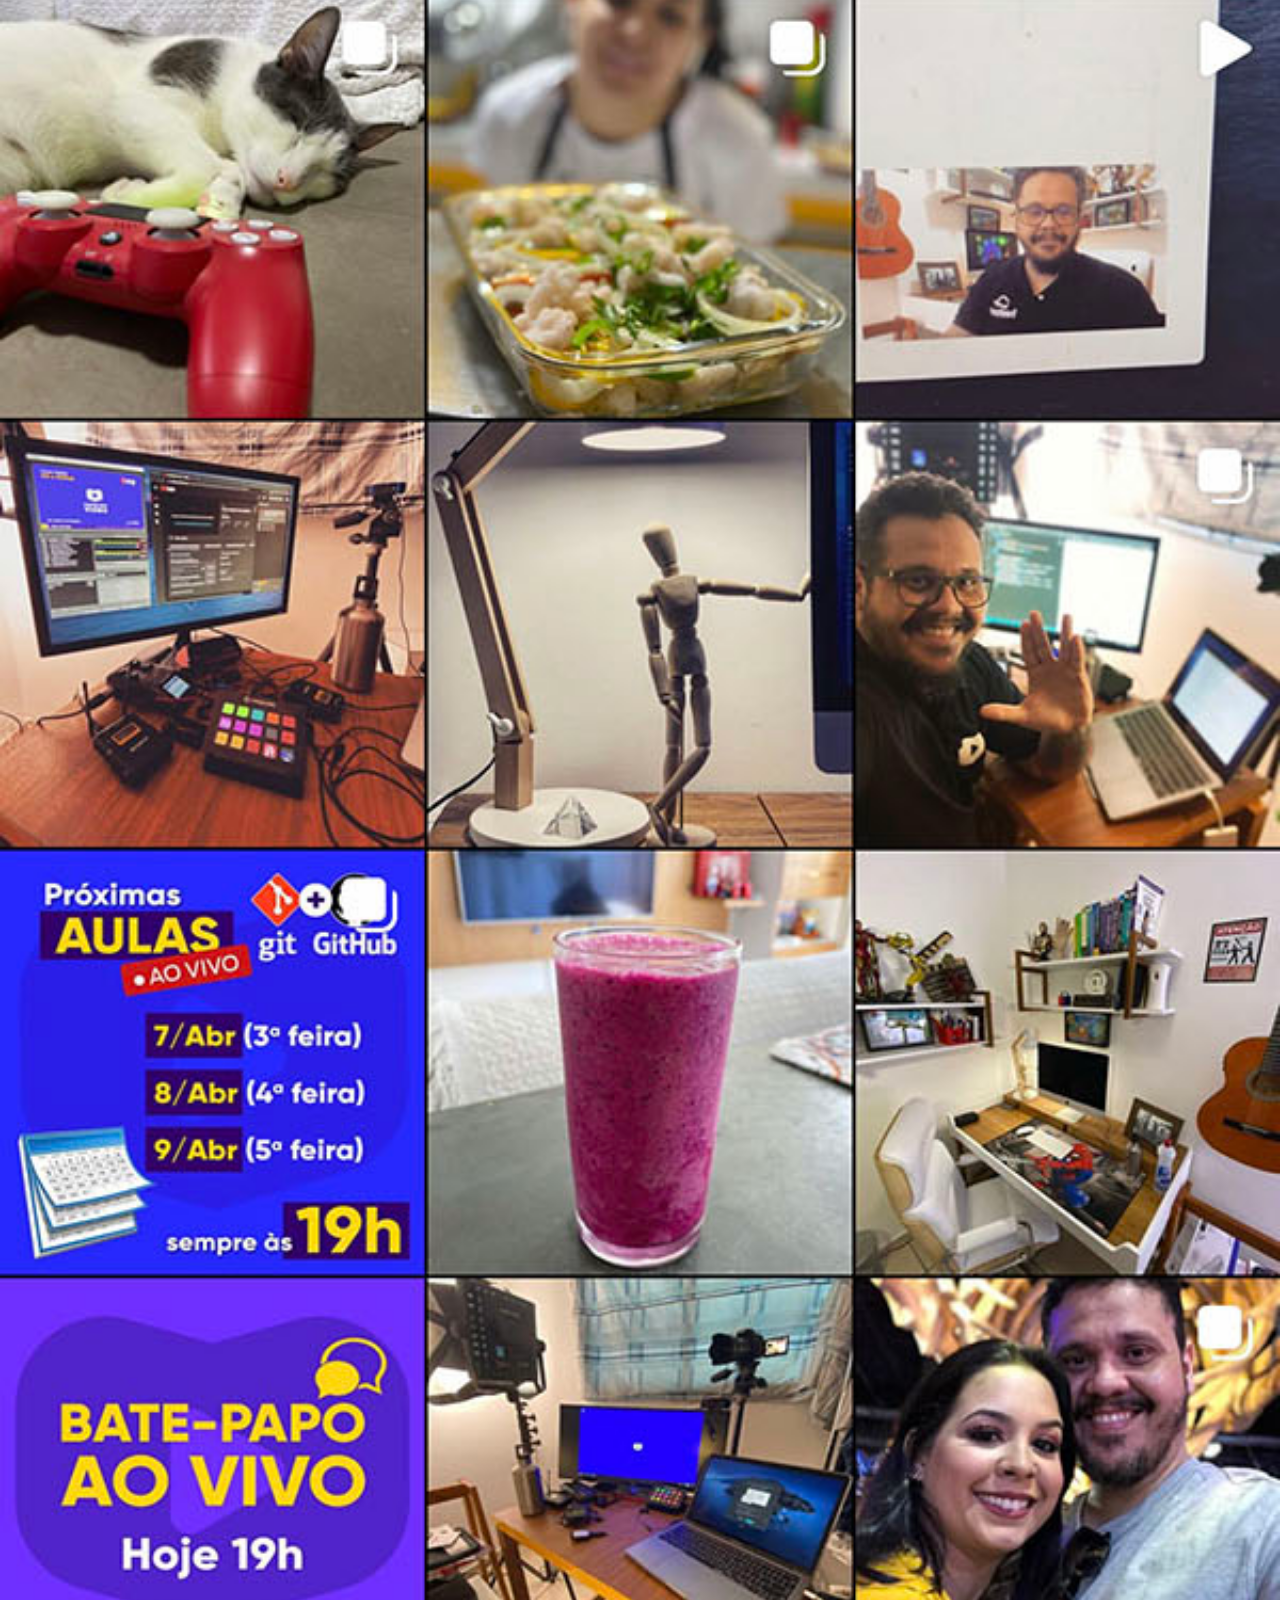
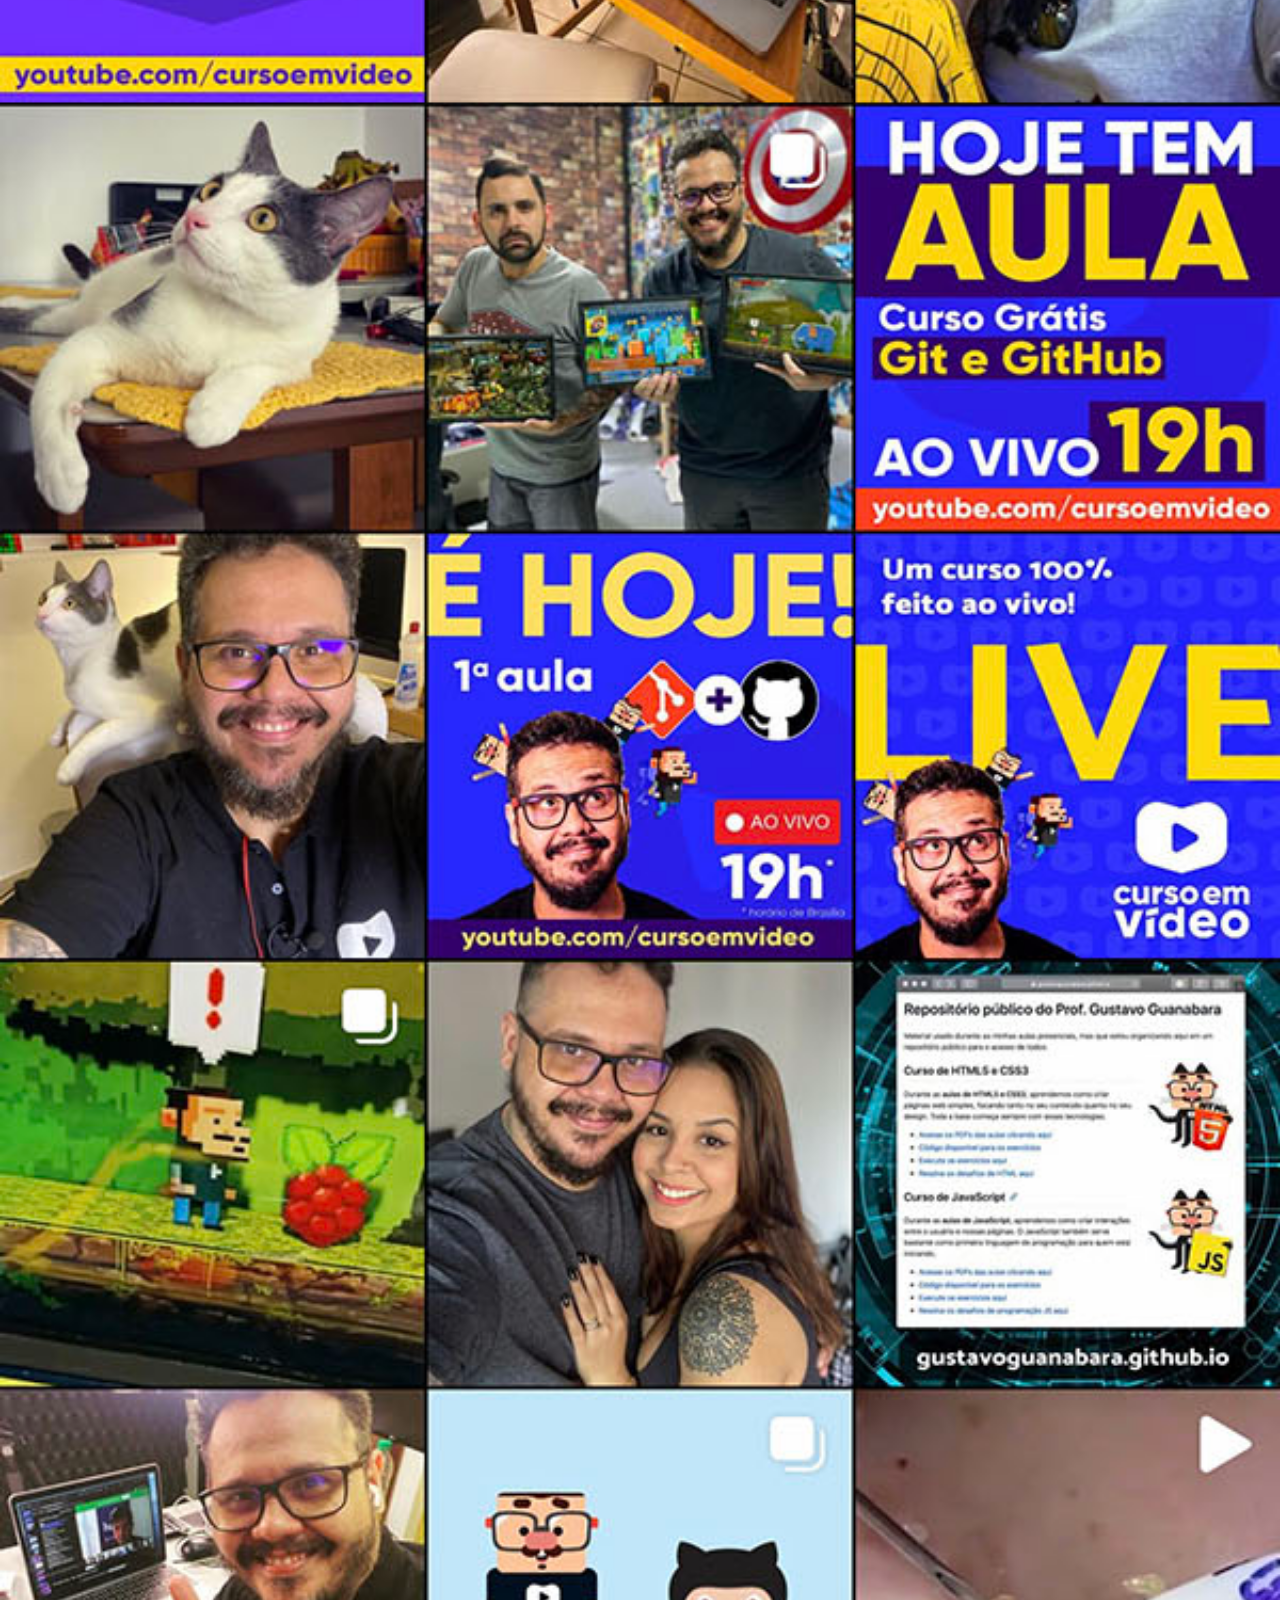
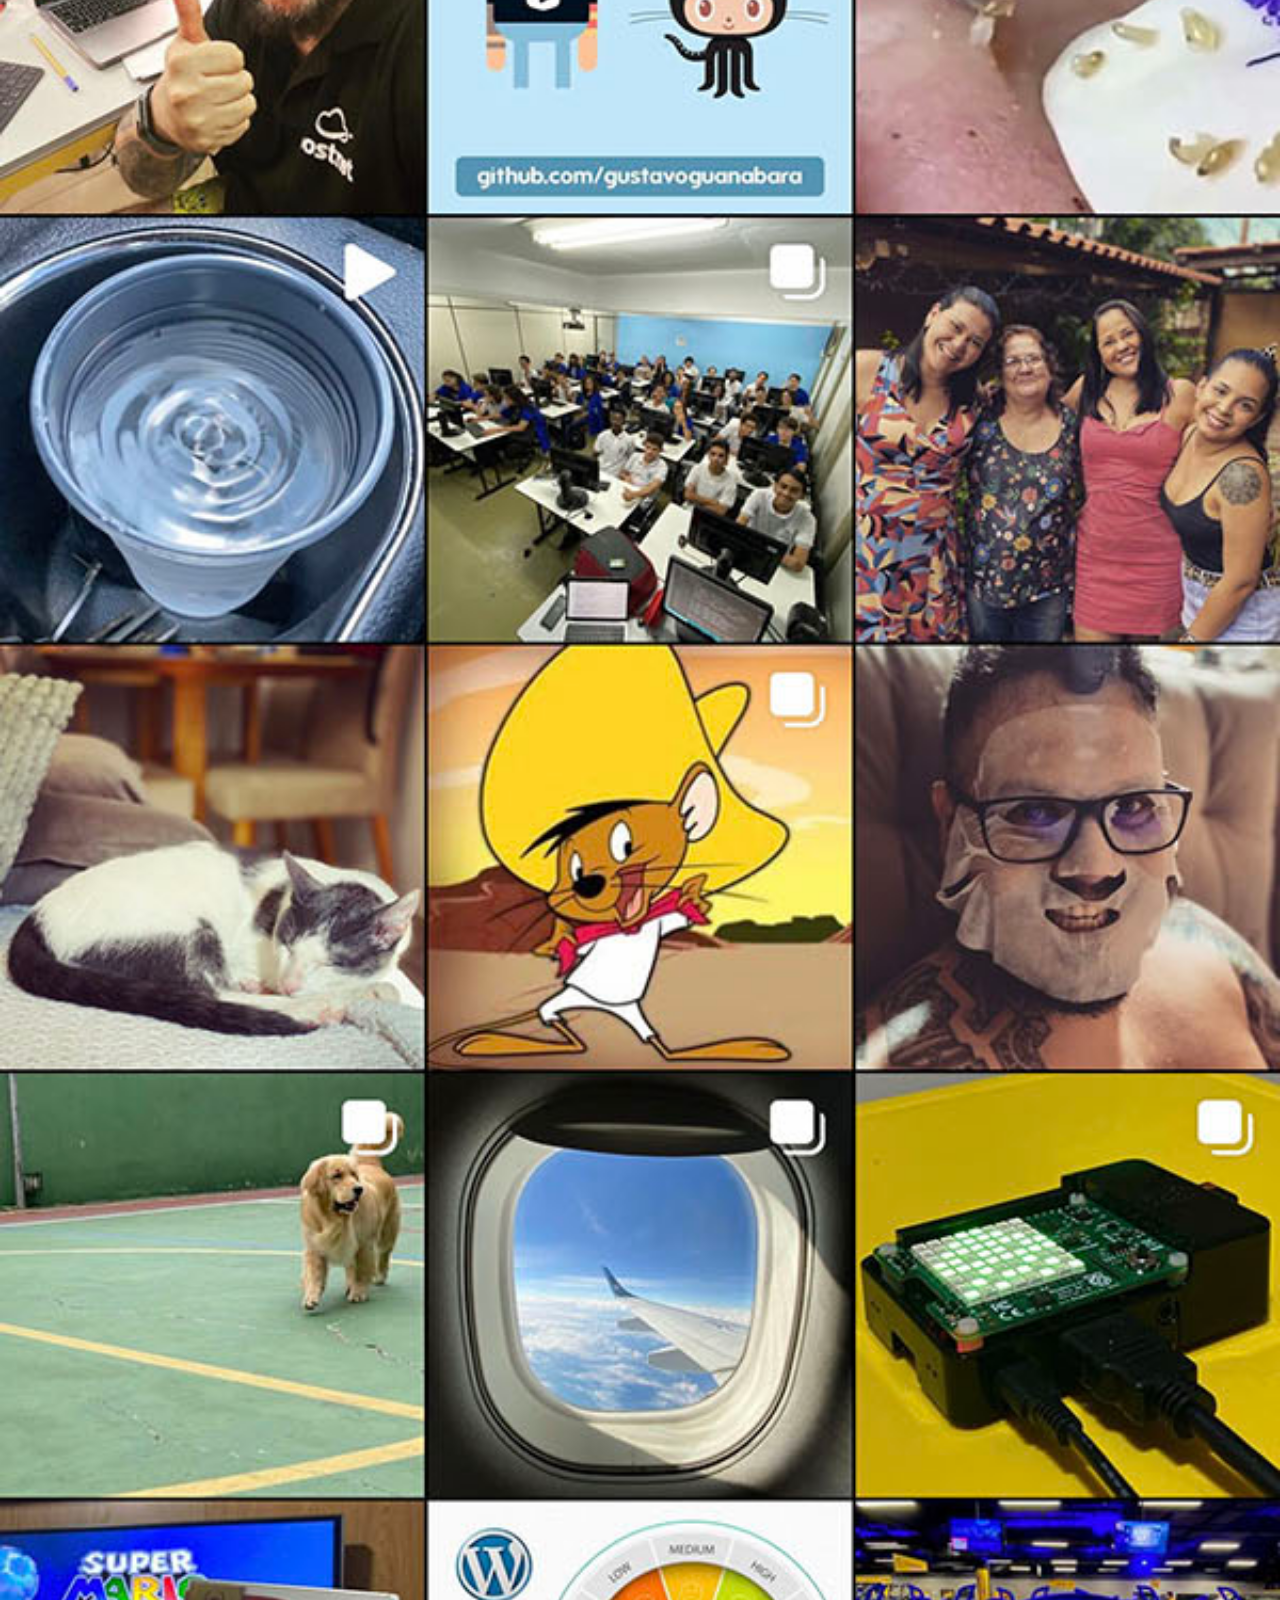
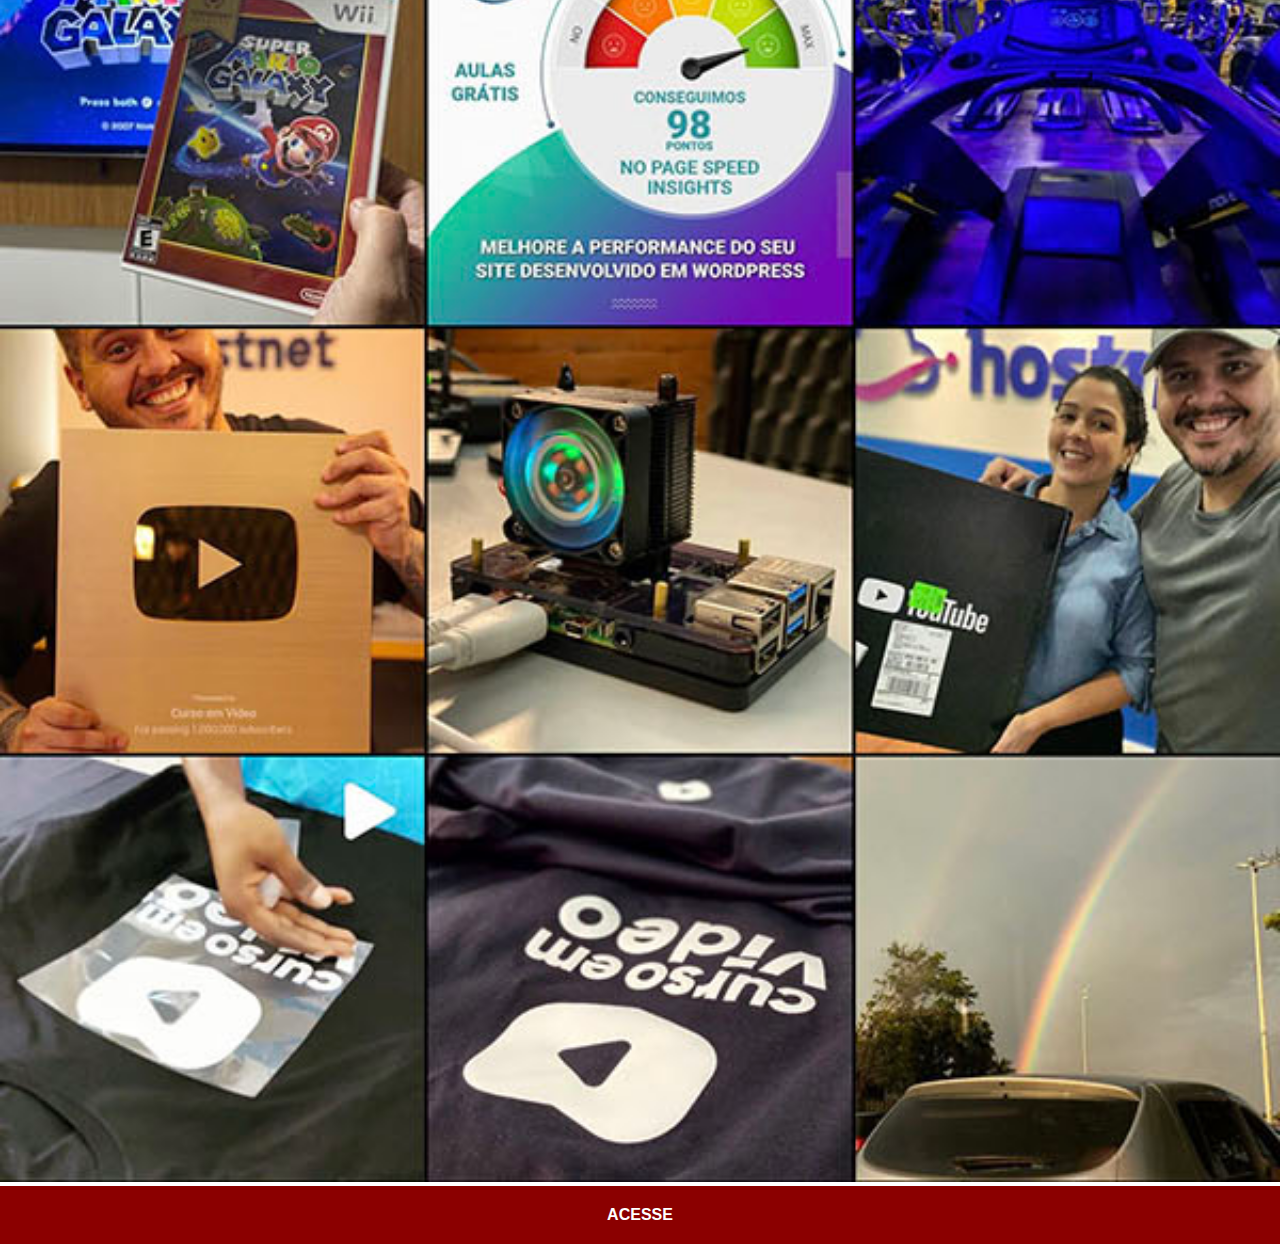
<file: instagram.html>
<!DOCTYPE html>
<html lang="pt-br">
<head>
    <meta charset="UTF-8">
    <meta name="viewport" content="width=device-width, initial-scale=1.0">
    <title>Instagram</title>
    <link rel="stylesheet" href="estilos/social.css">
</head>
<body>
    <img src="imagens/tela-instagram.jpg" alt="Instagram">
    <a href="https://instagram.com/gustavoguanabara" target="_blank">ACESSE</a>
    
</body>
</html>
</file>
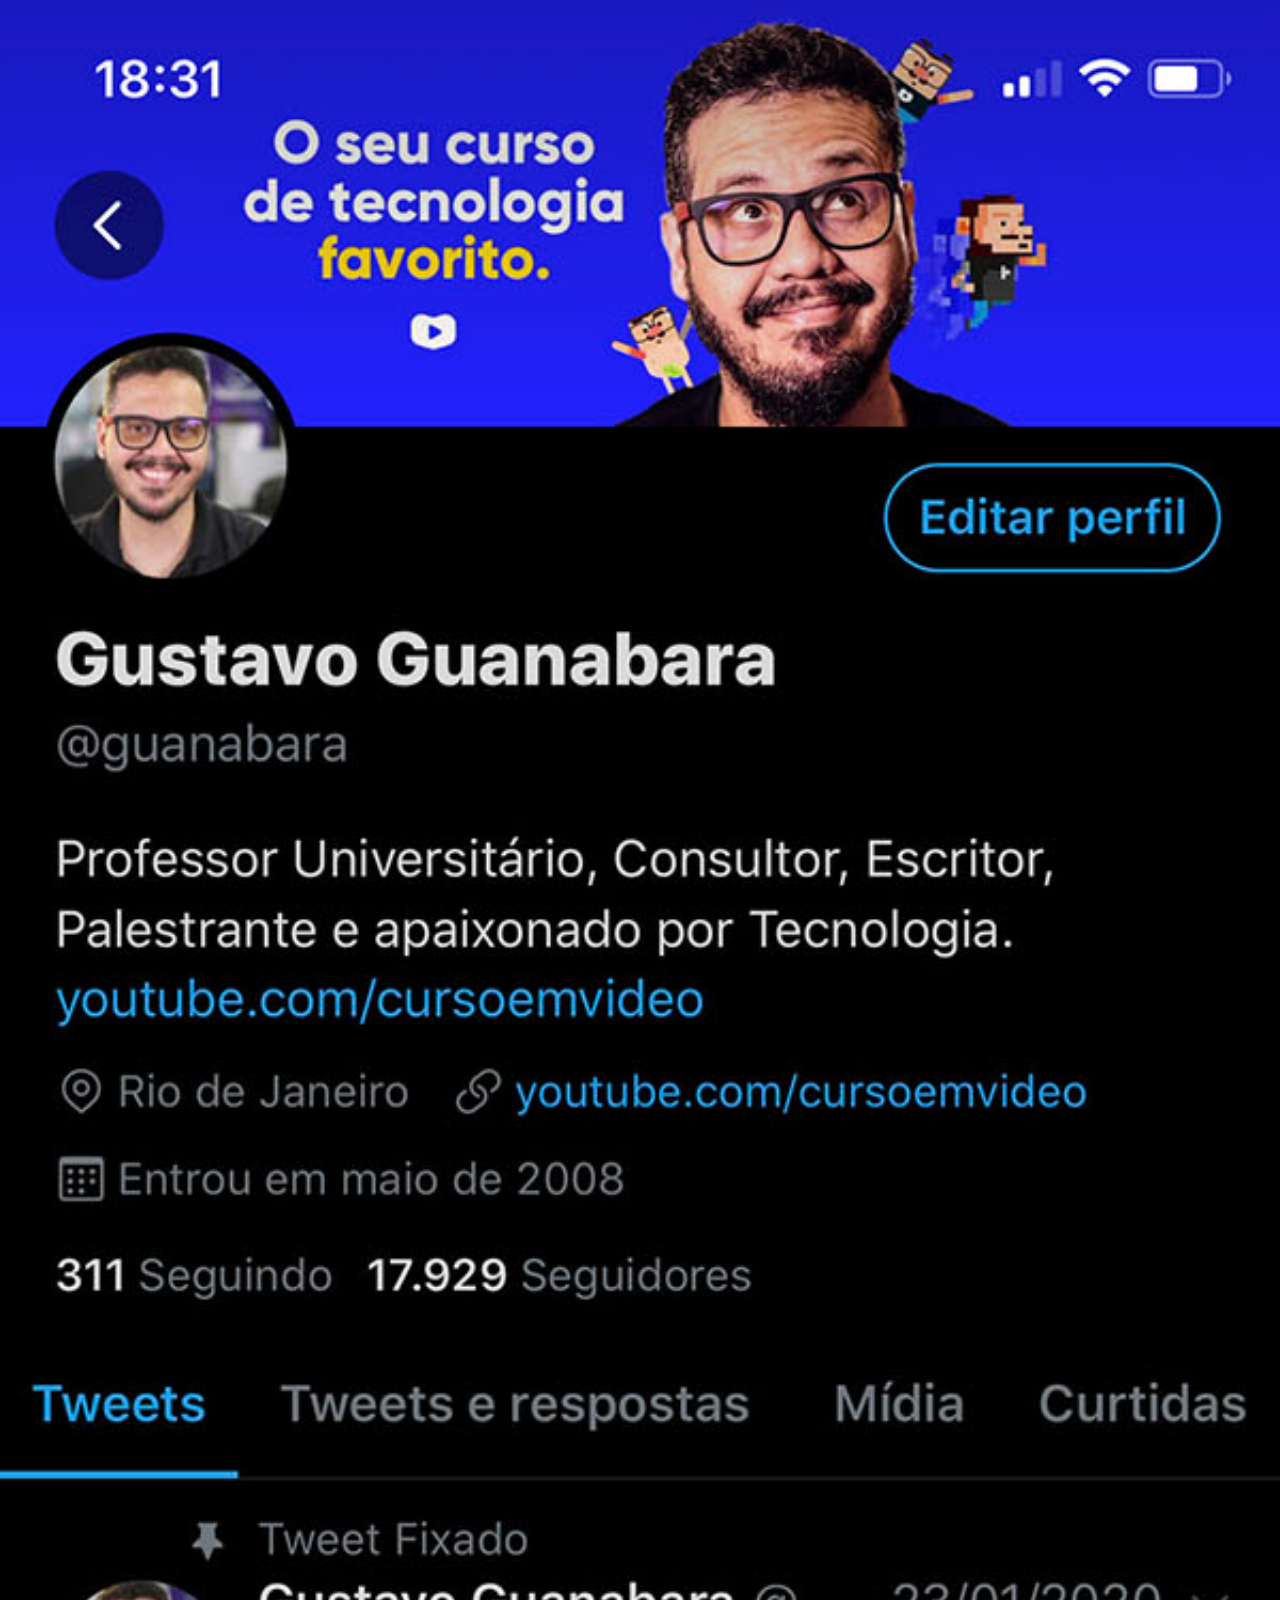
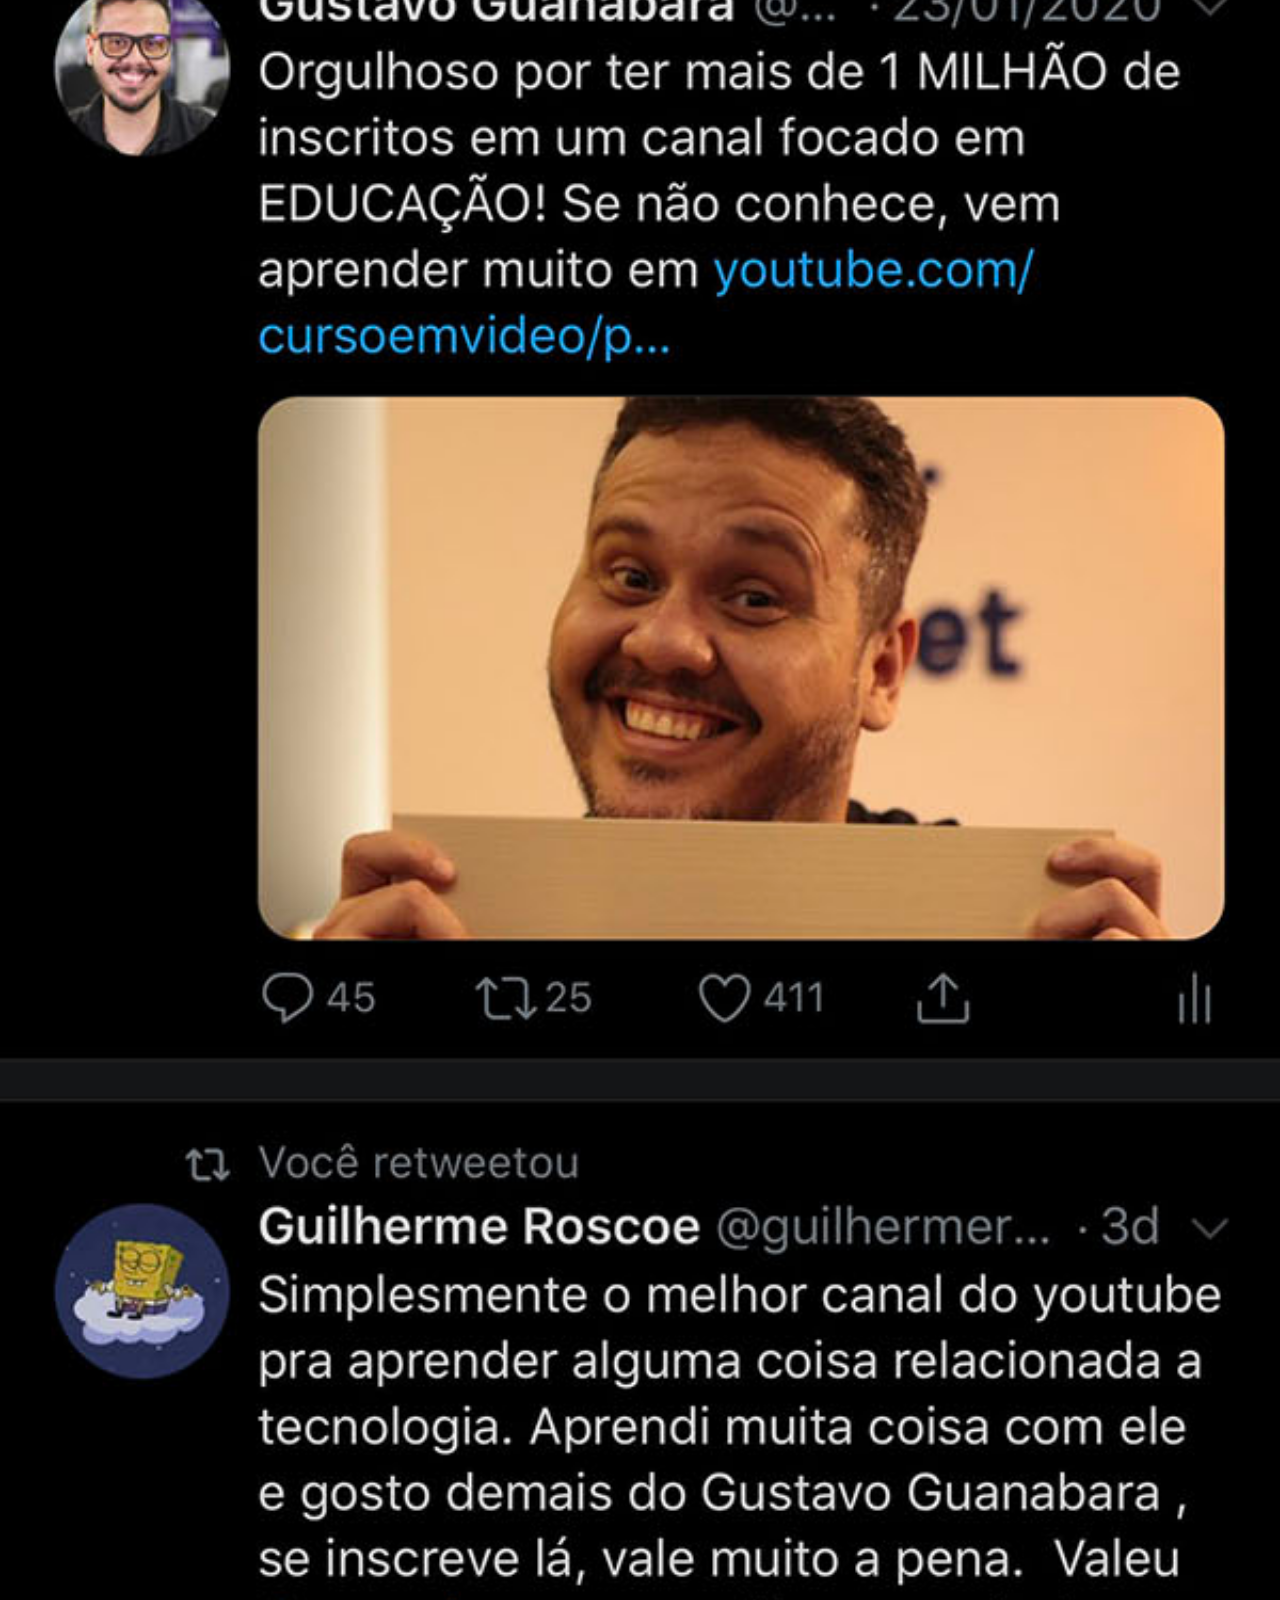
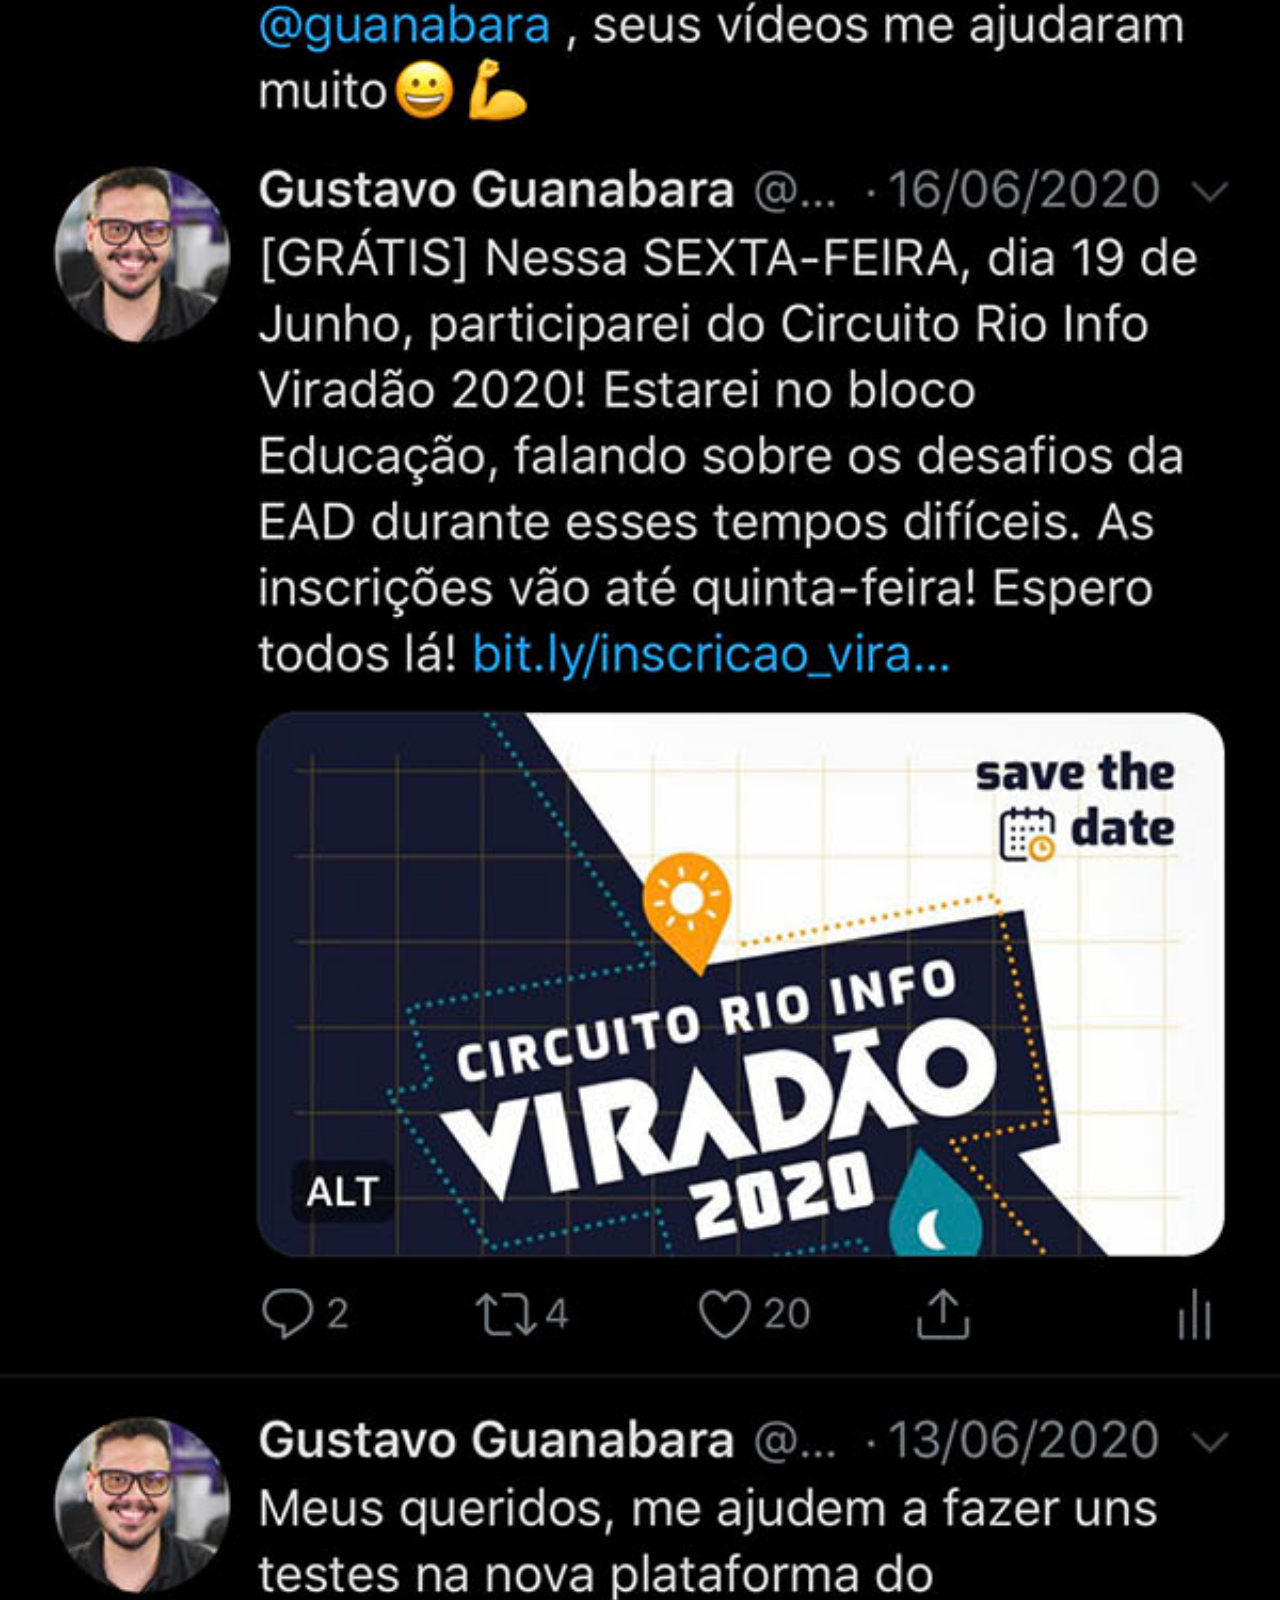
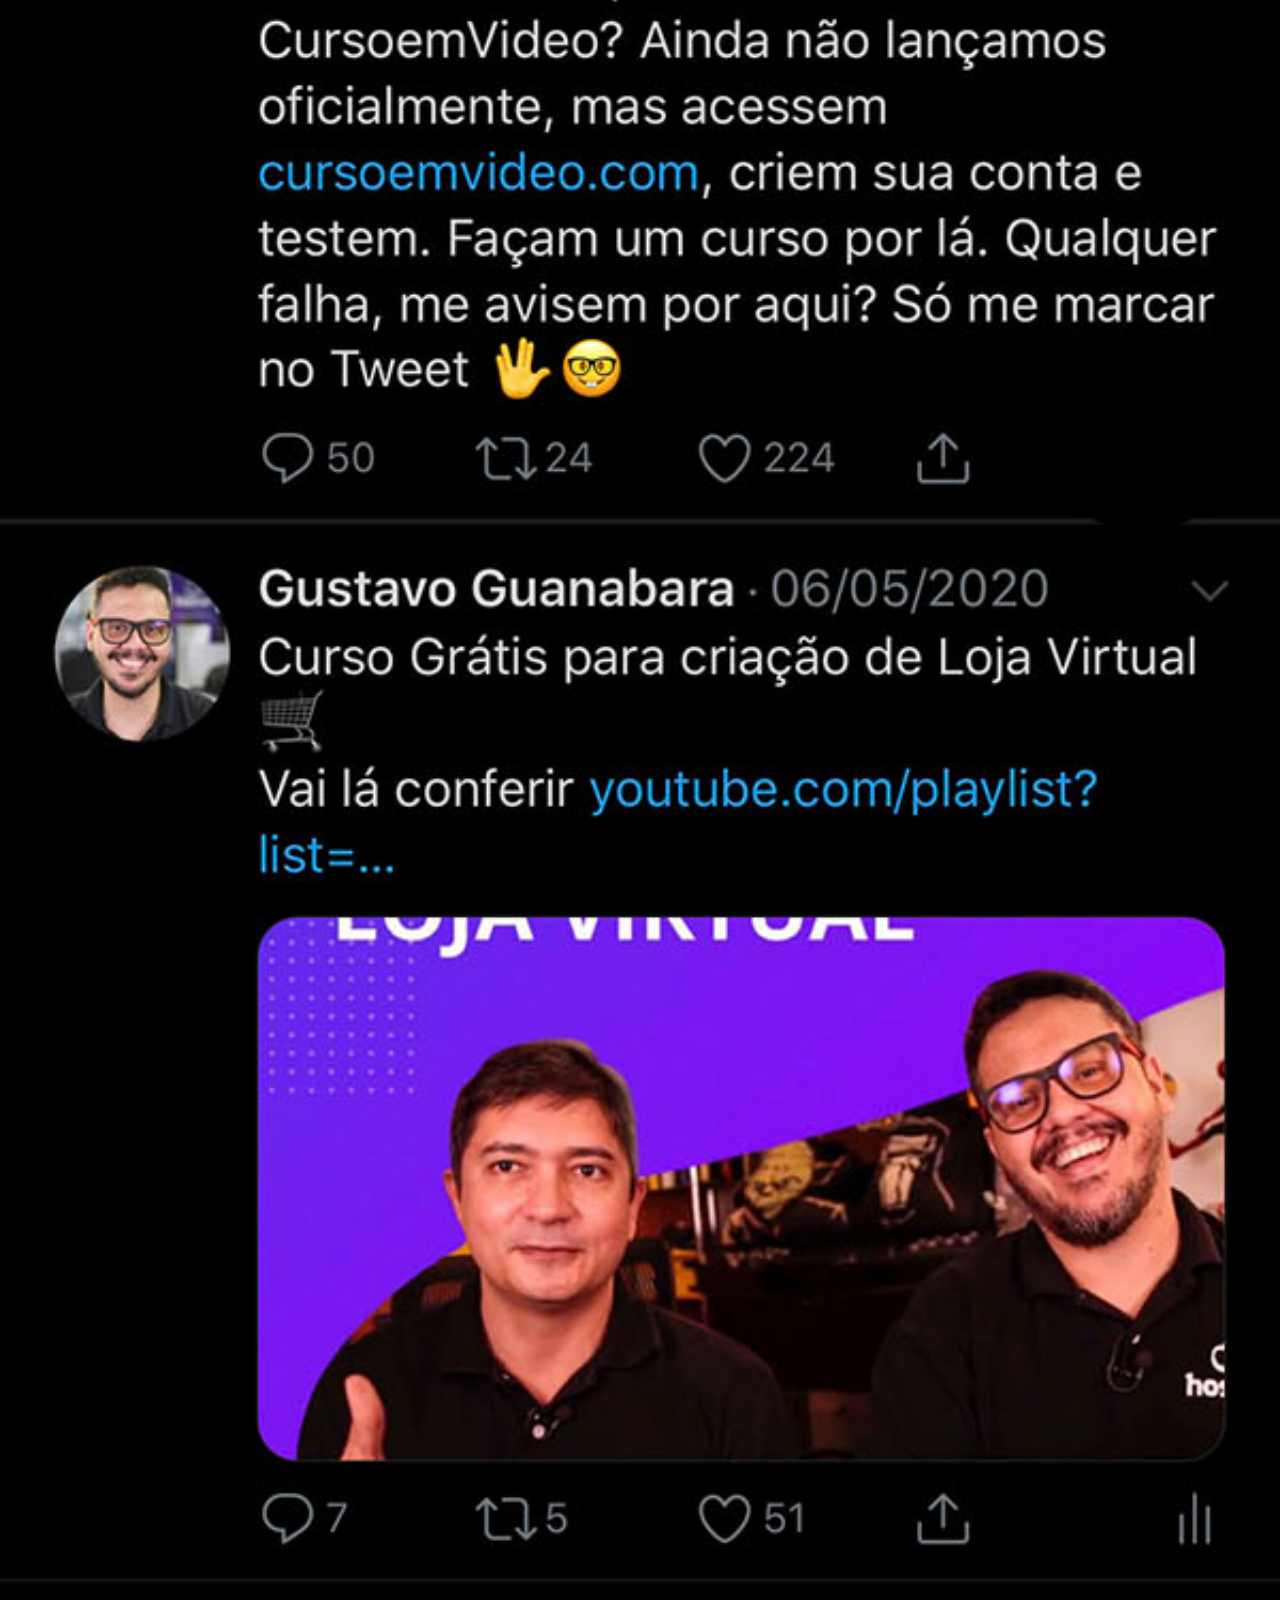
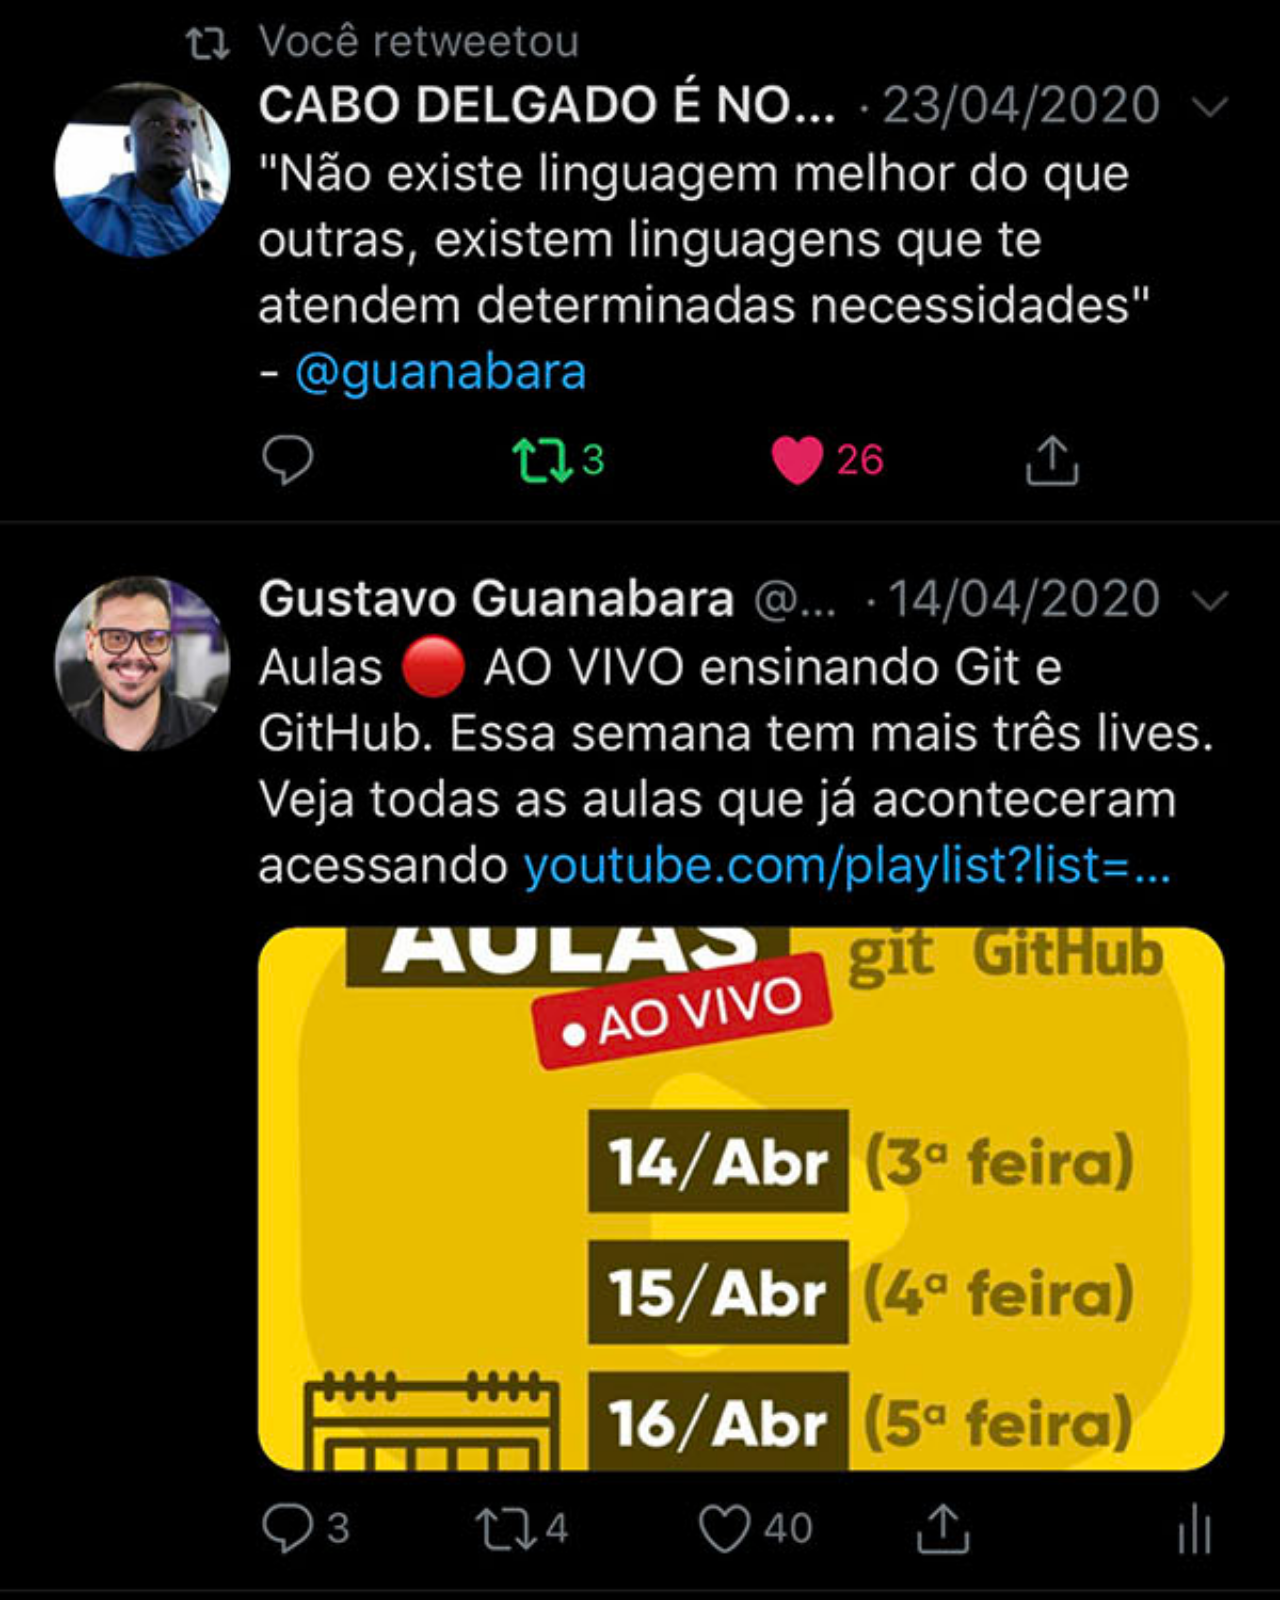
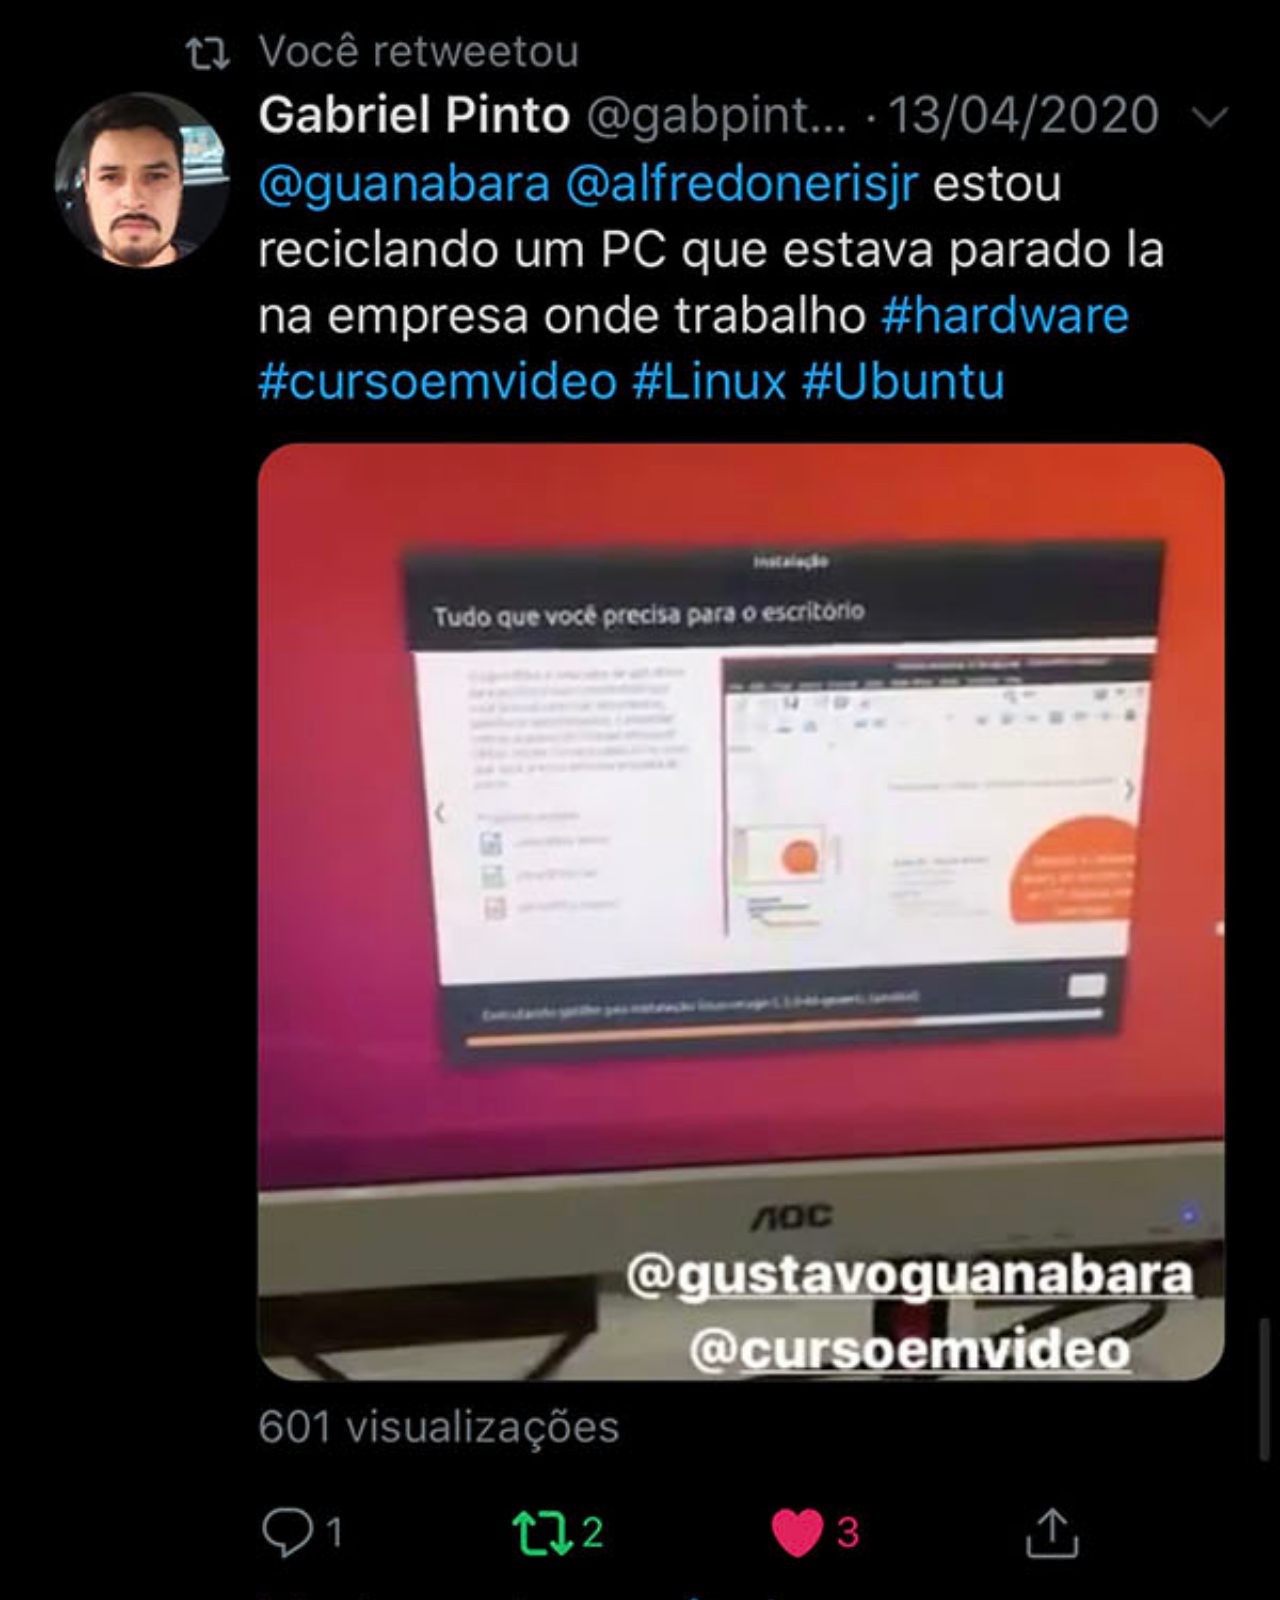
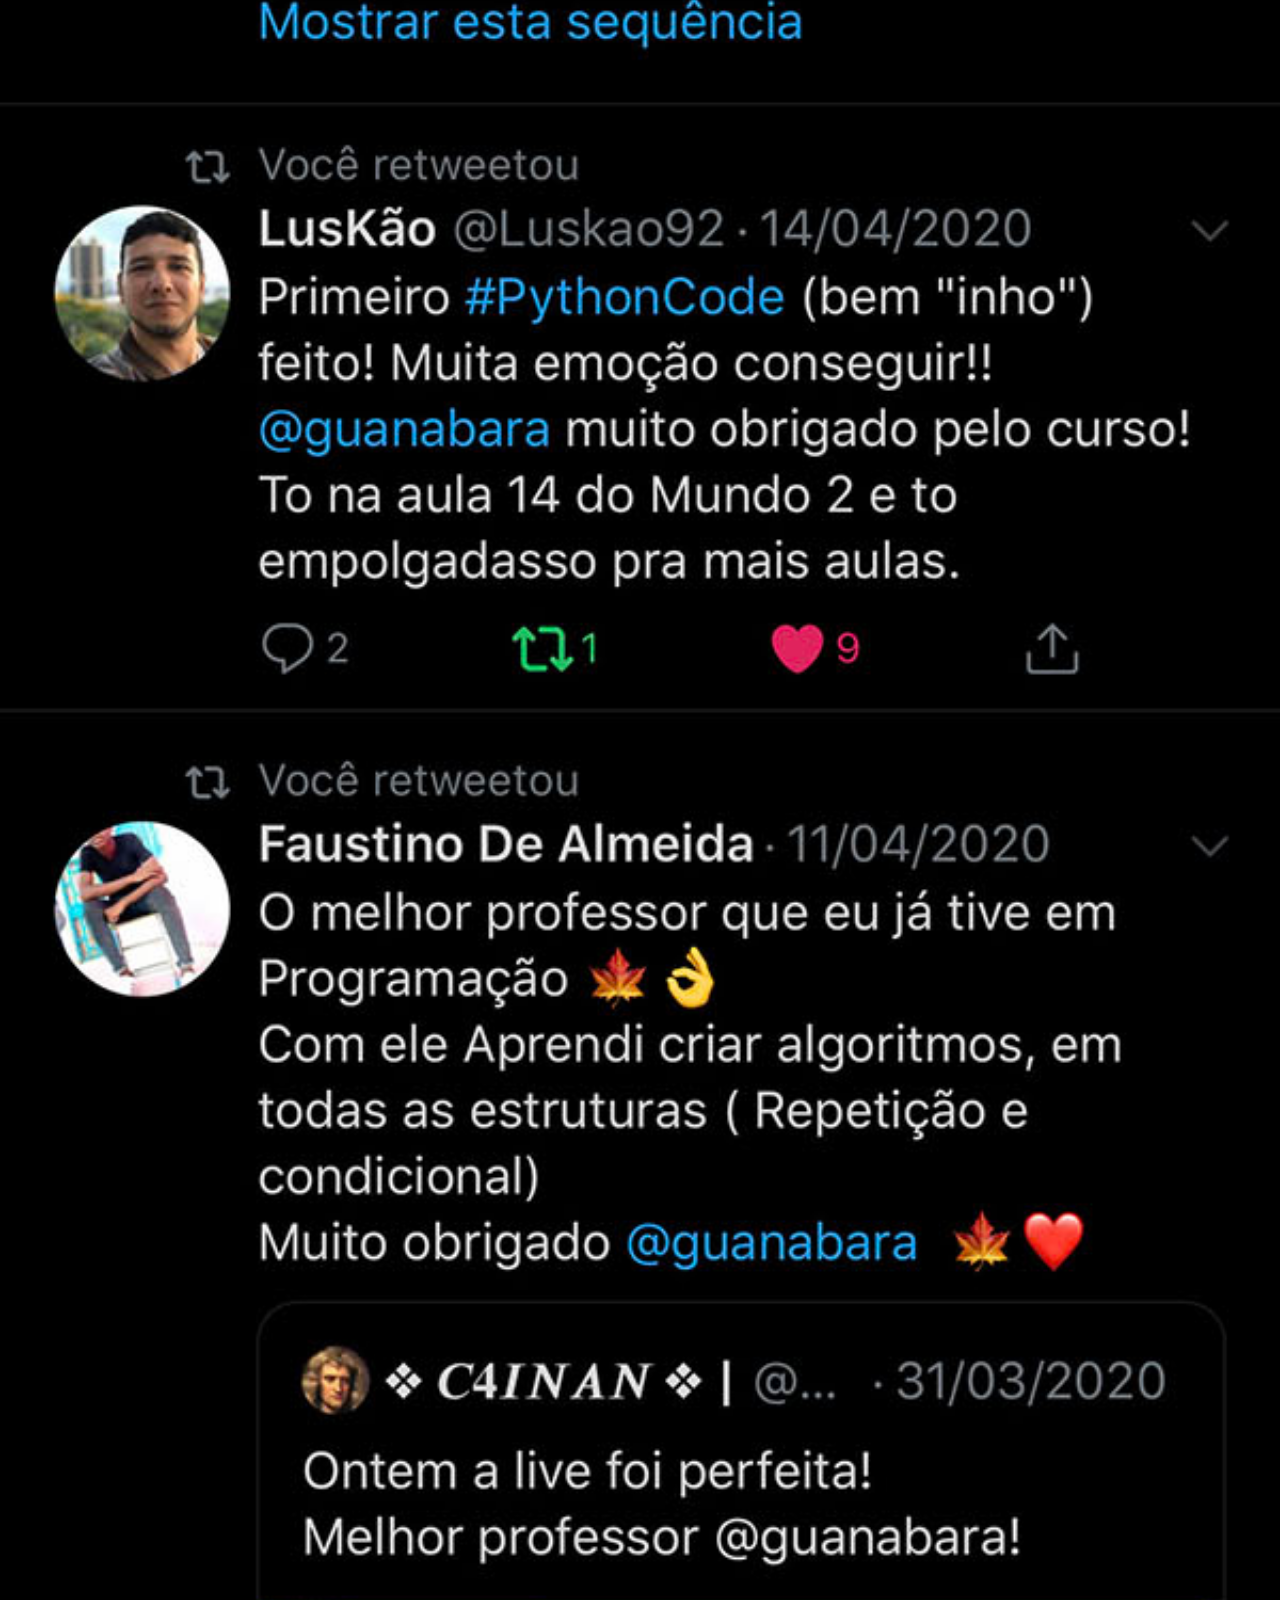
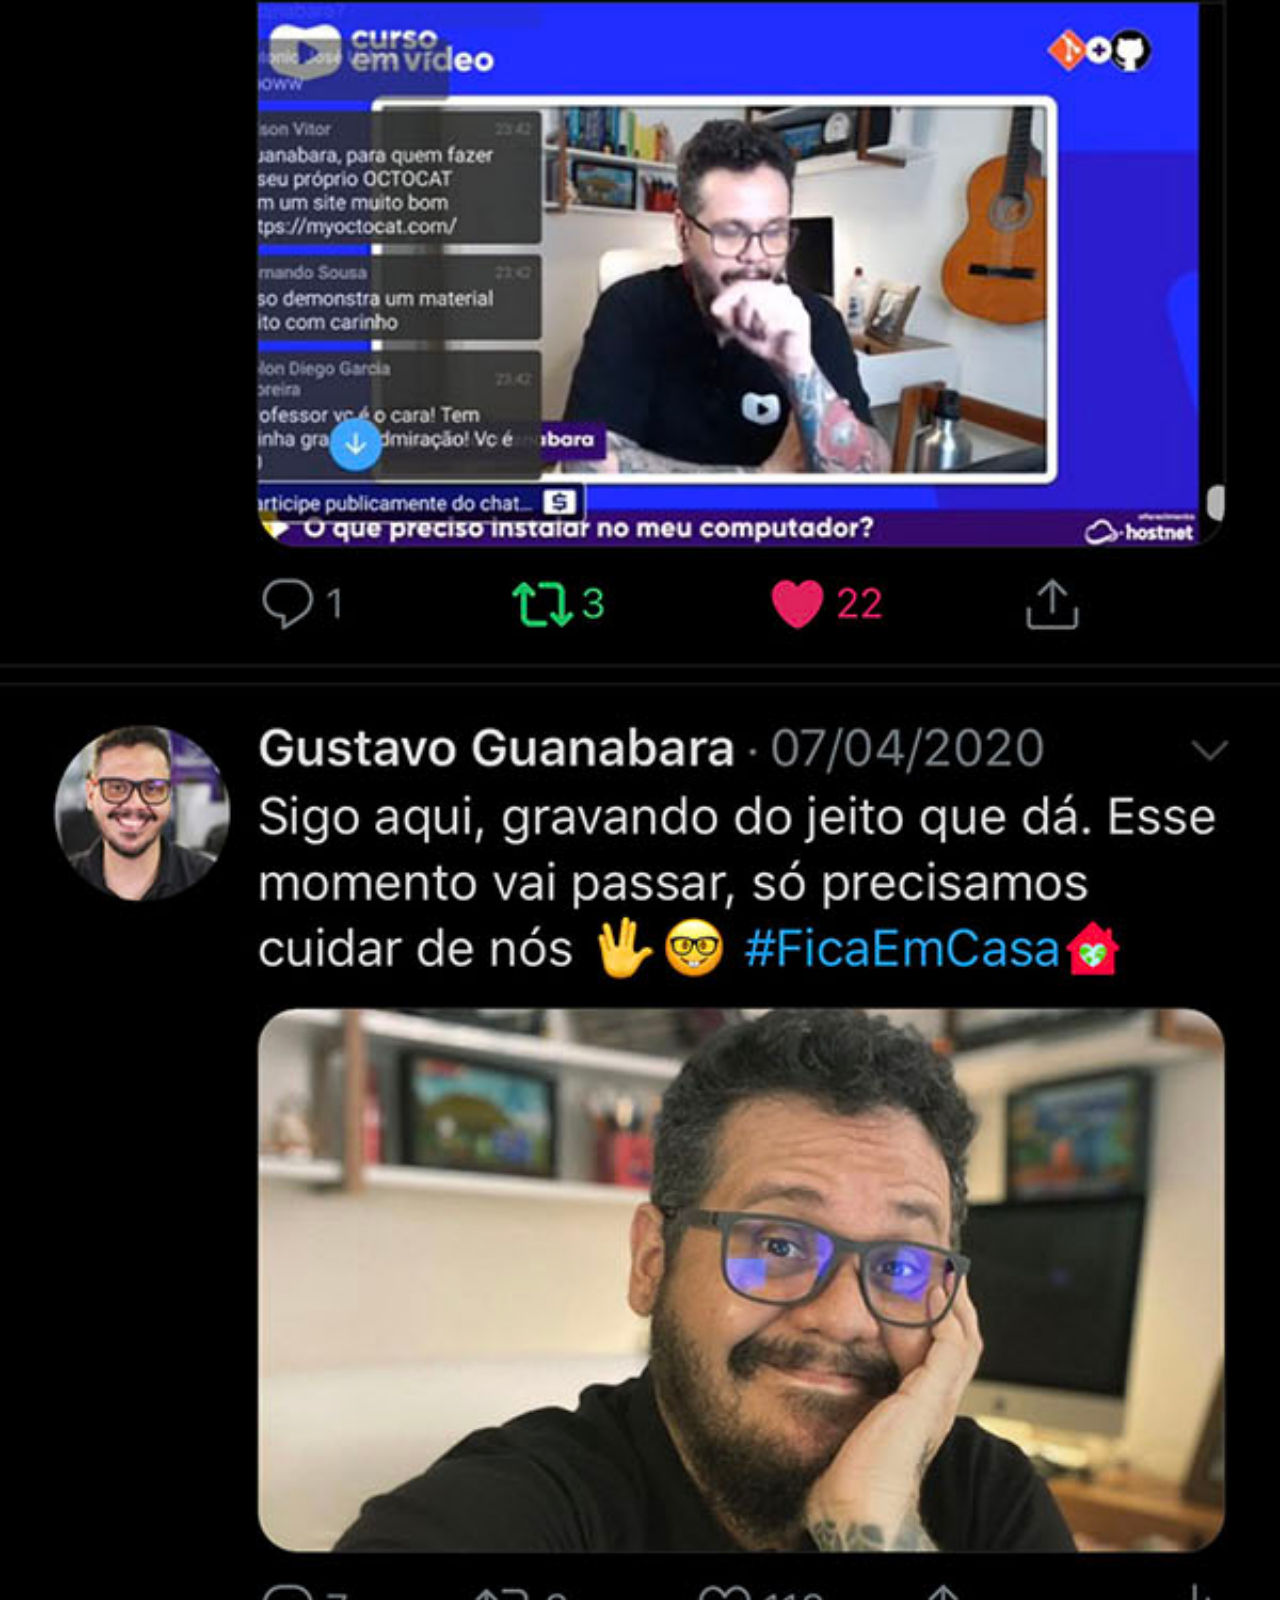
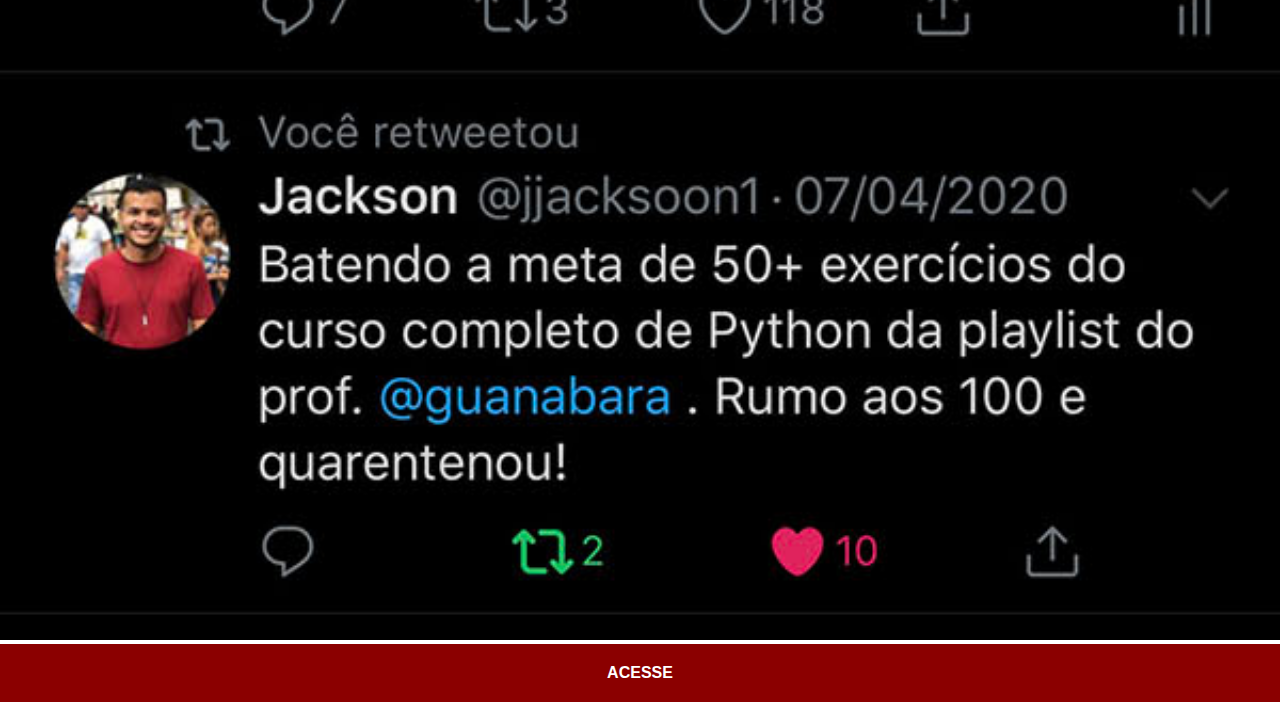
<file: twitter.html>
<!DOCTYPE html>
<html lang="pt-br">
<head>
    <meta charset="UTF-8">
    <meta name="viewport" content="width=device-width, initial-scale=1.0">
    <title>twitter</title>
    <link rel="stylesheet" href="estilos/social.css">
</head>
<body>
    <img src="imagens/tela-twitter.jpg" alt="Twitter">
    <a href="https://twitter.com/guanabara" target="_blank">ACESSE</a>
</body>
</html>
</file>
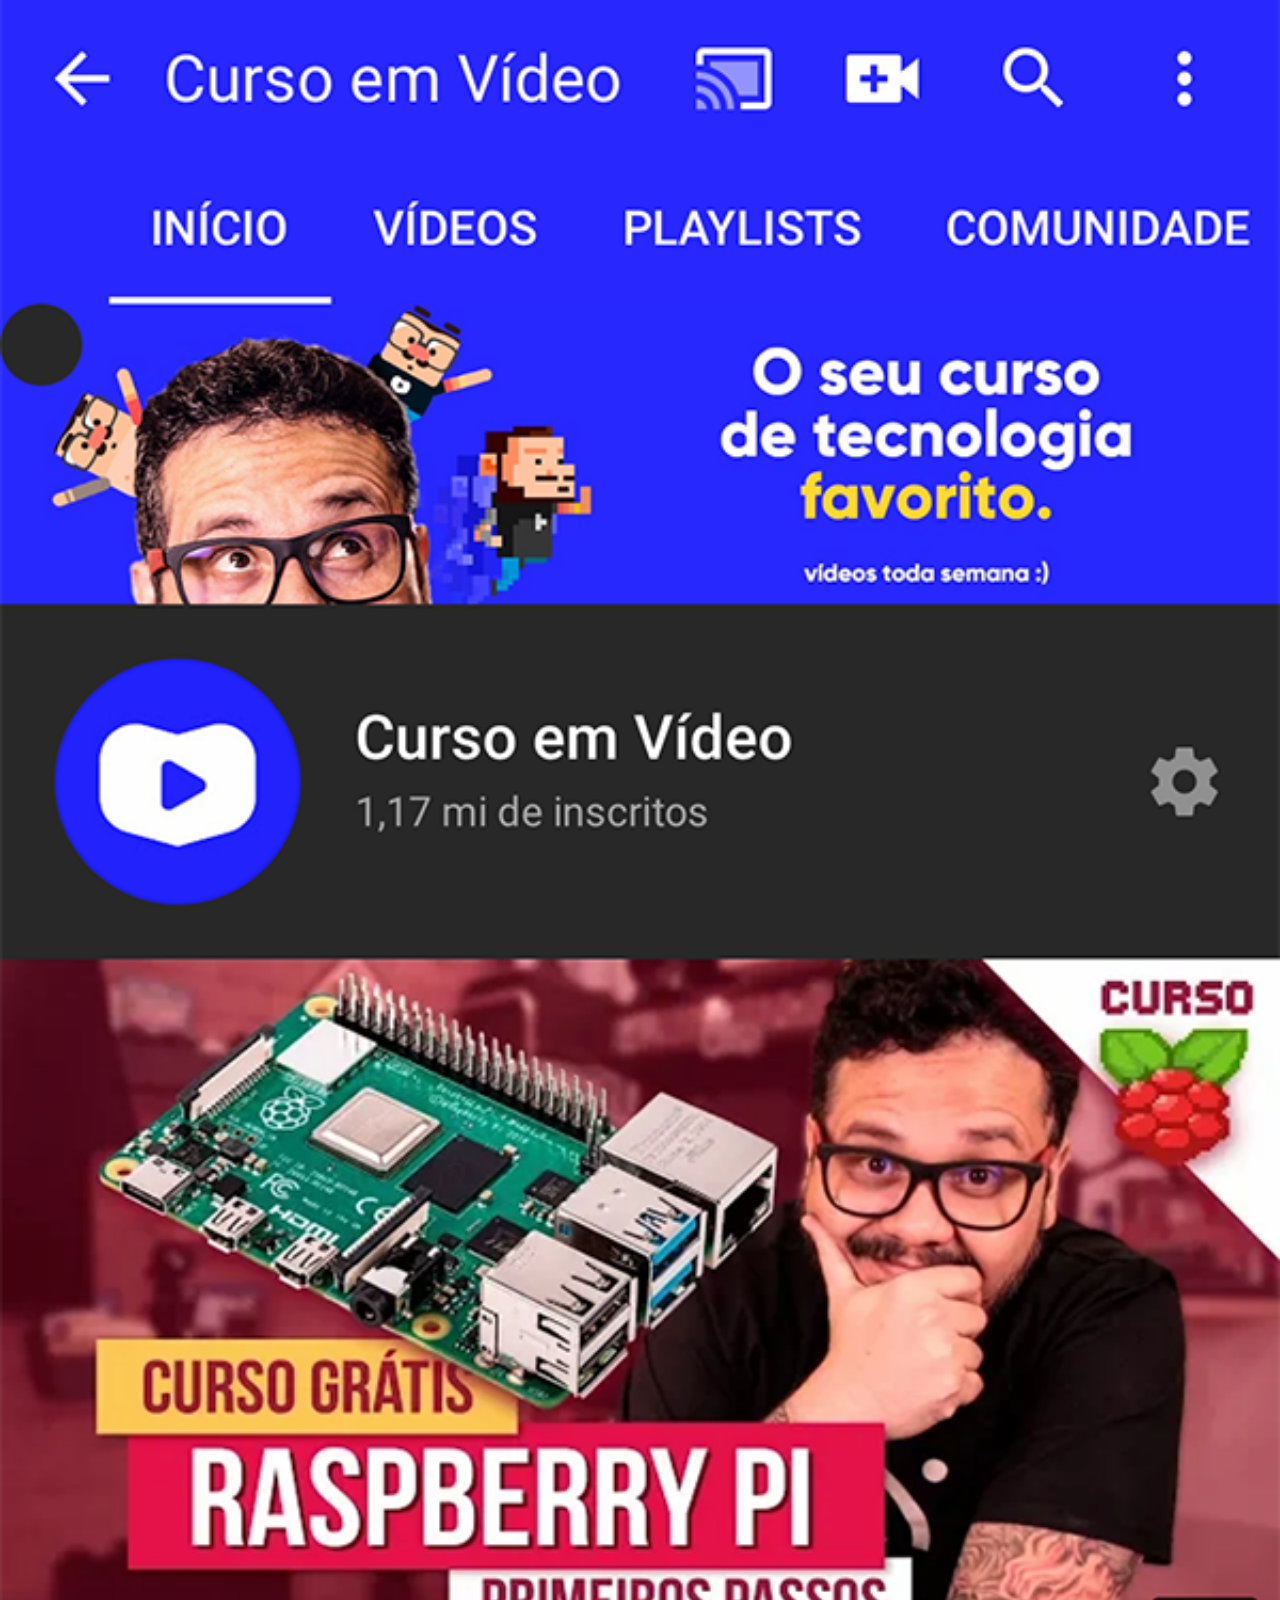
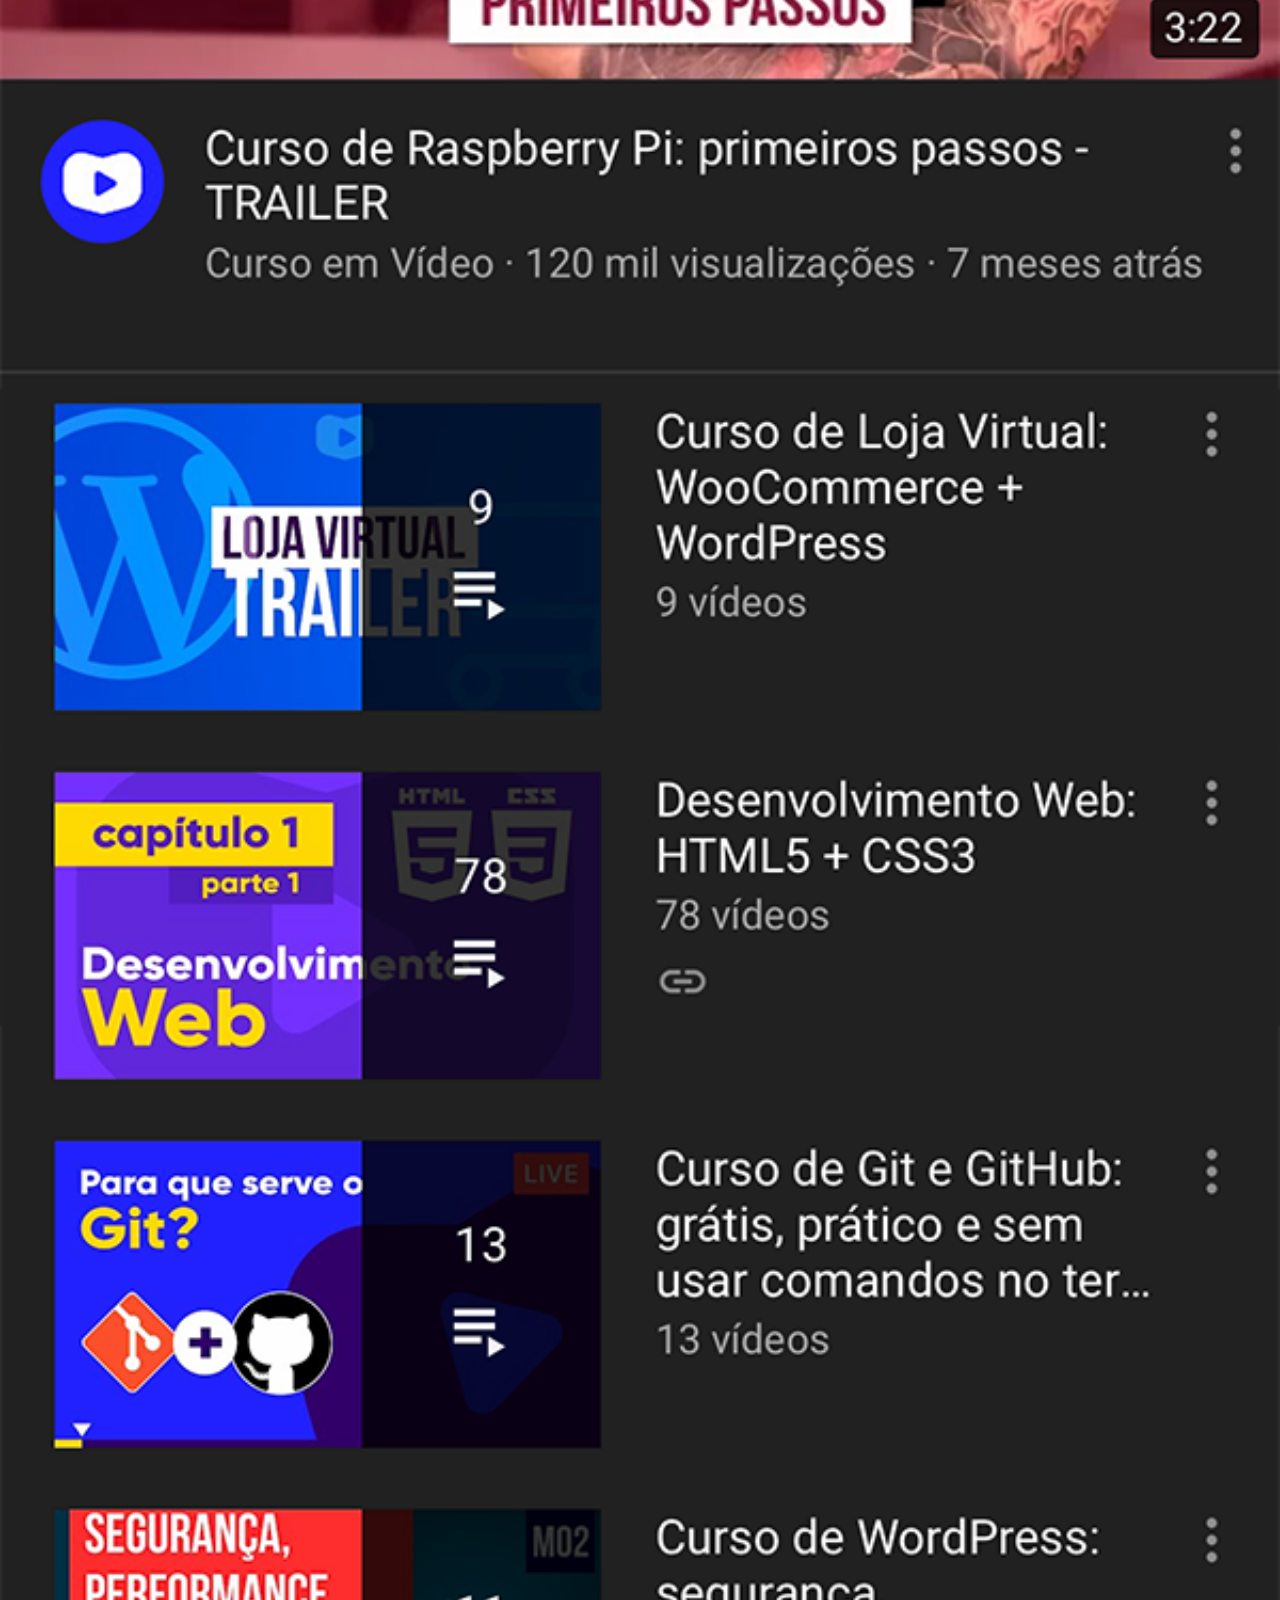
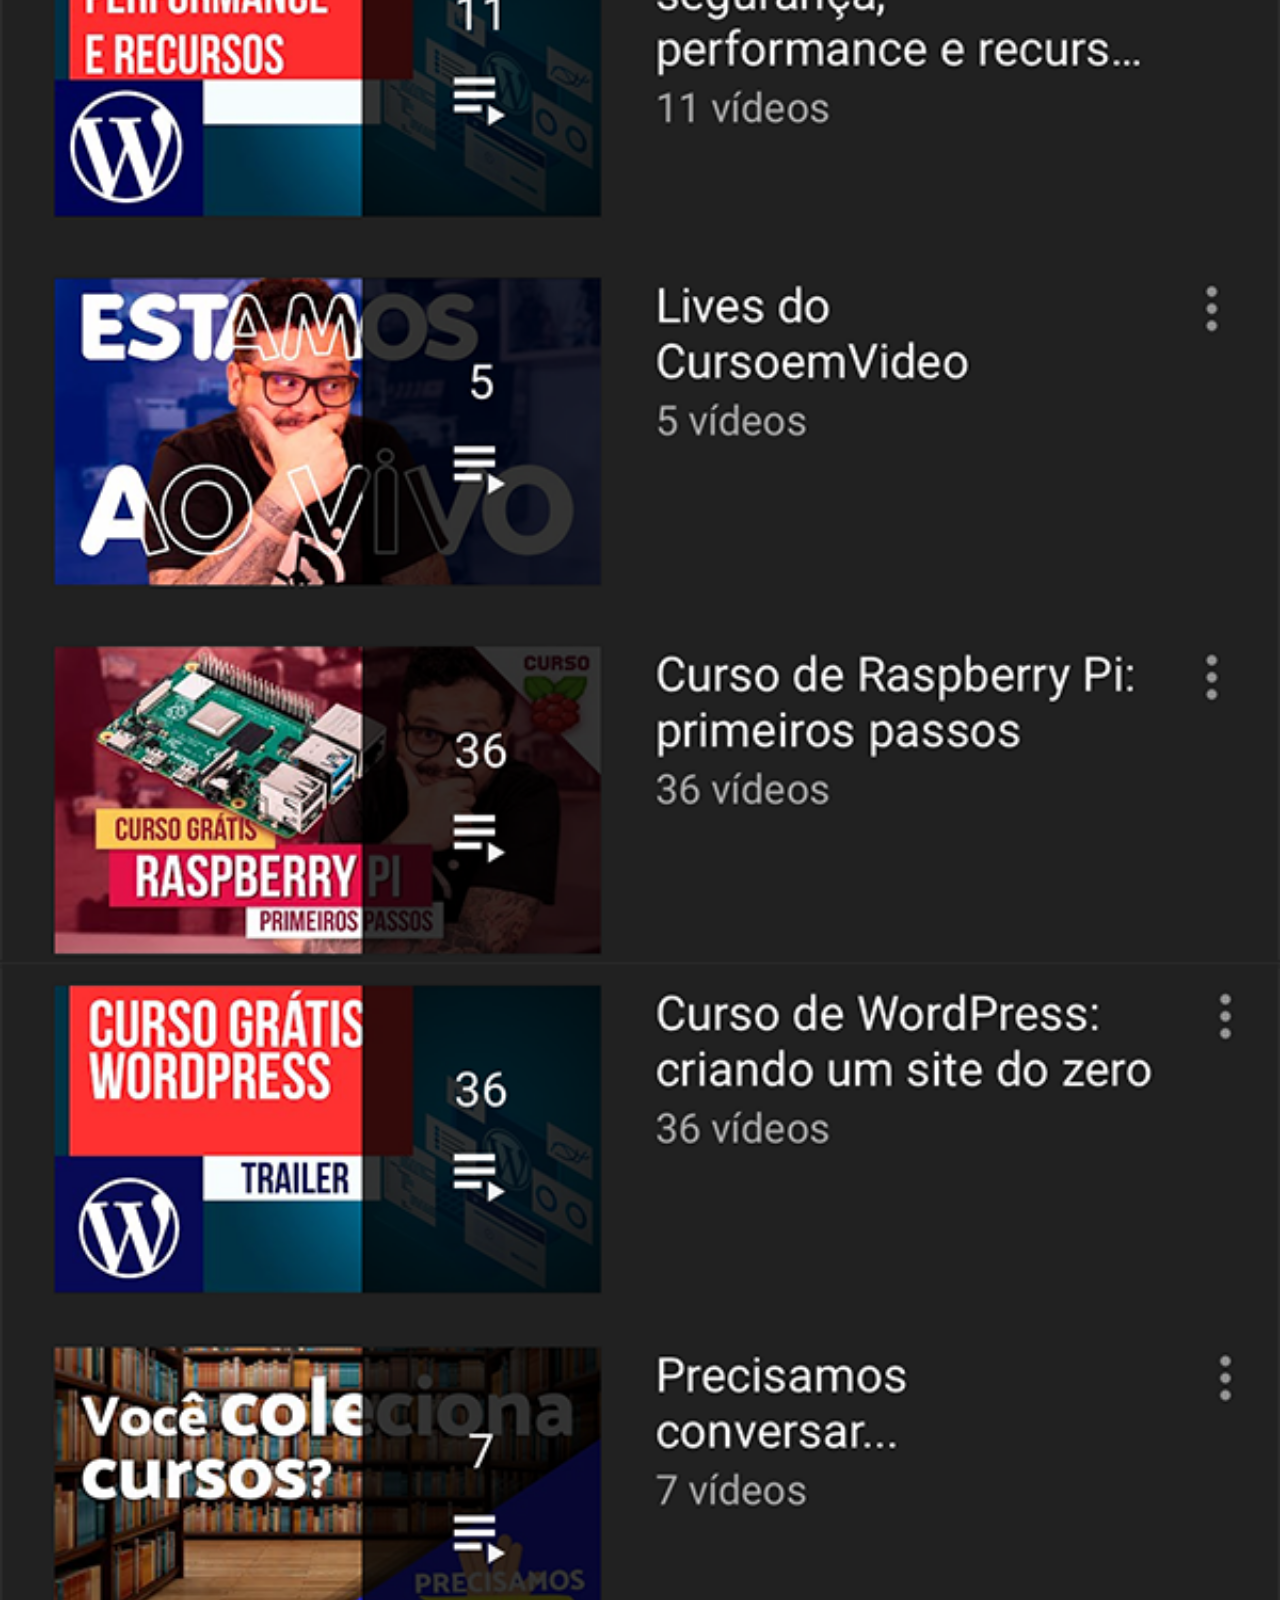
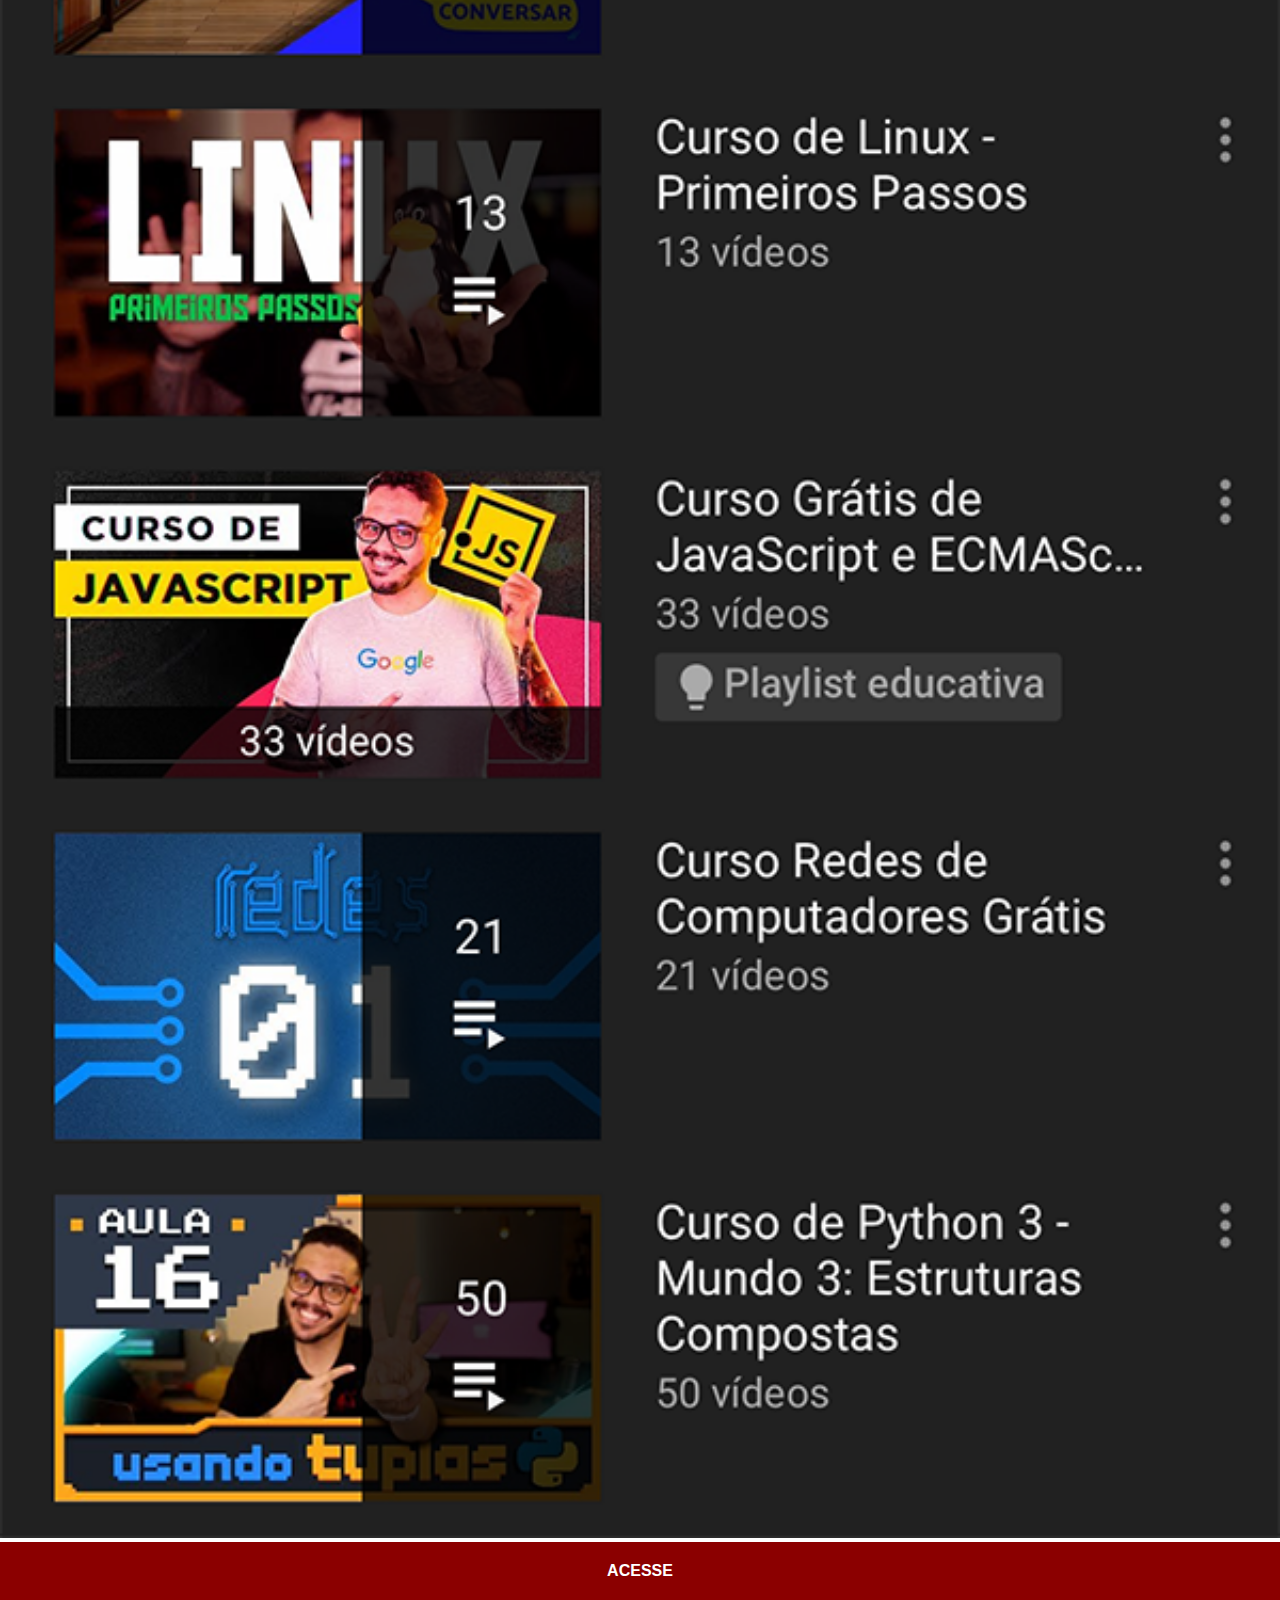
<file: youtube.html>
<!DOCTYPE html>
<html lang="pt-br">
<head>
    <meta charset="UTF-8">
    <meta name="viewport" content="width=device-width, initial-scale=1.0">
    <title>YouTube</title>
</head>
<link rel="stylesheet" href="estilos/social.css">
<body>
    <img src="imagens/tela-youtube.png" alt="YouTube">
    <a href="https://www.youtube.com/@CursoemVideo/playlists" target="_blank">ACESSE</a>
    
</body>
</html>
</file>
<file: estilos/style.css>
@charset "UTF-8";

* {
    margin: 0px;
    padding: 0px;
    font-family: Arial, Helvetica, sans-serif;
}

html, body {
    height: 100vh;
    width: 100vw;
    background-color: black;

}

body {
    background: url('../imagens/fundo-madeira.jpg') no-repeat top center;
    background-size: cover;
    background-attachment: fixed;
}

main {
    height: 100vh;
    position: relative;
}

section#telefone {
    position: absolute;
    top: 50%;
    left: 50%;
    transform: translate(-50%, -50%);
    height: 627px;
    width: 311px;
    background: url('../imagens/frame-iphone.png') no-repeat;
}
iframe#tela {
    position: relative;
    top: 80px;
    left: 22px;
    width: 267px;
    height: 471px;
    
}

section#redes-sociais {
    text-align: right;
}
section#redes-sociais img {
    width: 50px;
    margin: 10px;
    border-radius: 50%;
    box-shadow: 2px 2px 5px rgba(0, 0, 0, 0.429);
    box-sizing: border-box;
}

section#redes-sociais img:hover {
    border: 2px solid rgba(255, 255, 255, 0.515) ;
    transform: translate(-4px, -4px );
    box-shadow: 5px 5px 10px rgba(0, 0, 0, 0.573);
    transition: transform .3s, border 1s;
}
</file>
<file: estilos/social.css>
@charset "UTF-8";

   * {
        margin: 0px;
        padding: 0px;
        font-family: Arial, Helvetica, sans-serif;
        
    }

    ::-webkit-scrollbar {
        width: 0px;
        height: 0px;
    }

    img {
        width: 100vw;
        

    }

    a {
        display: block;
        background-color: darkred;
        color: white;
        padding: 20px;
        text-align: center;
        font-weight: bold;
        text-decoration: none;

    }
    a:hover {
        background-color: red;
    }
</file>
